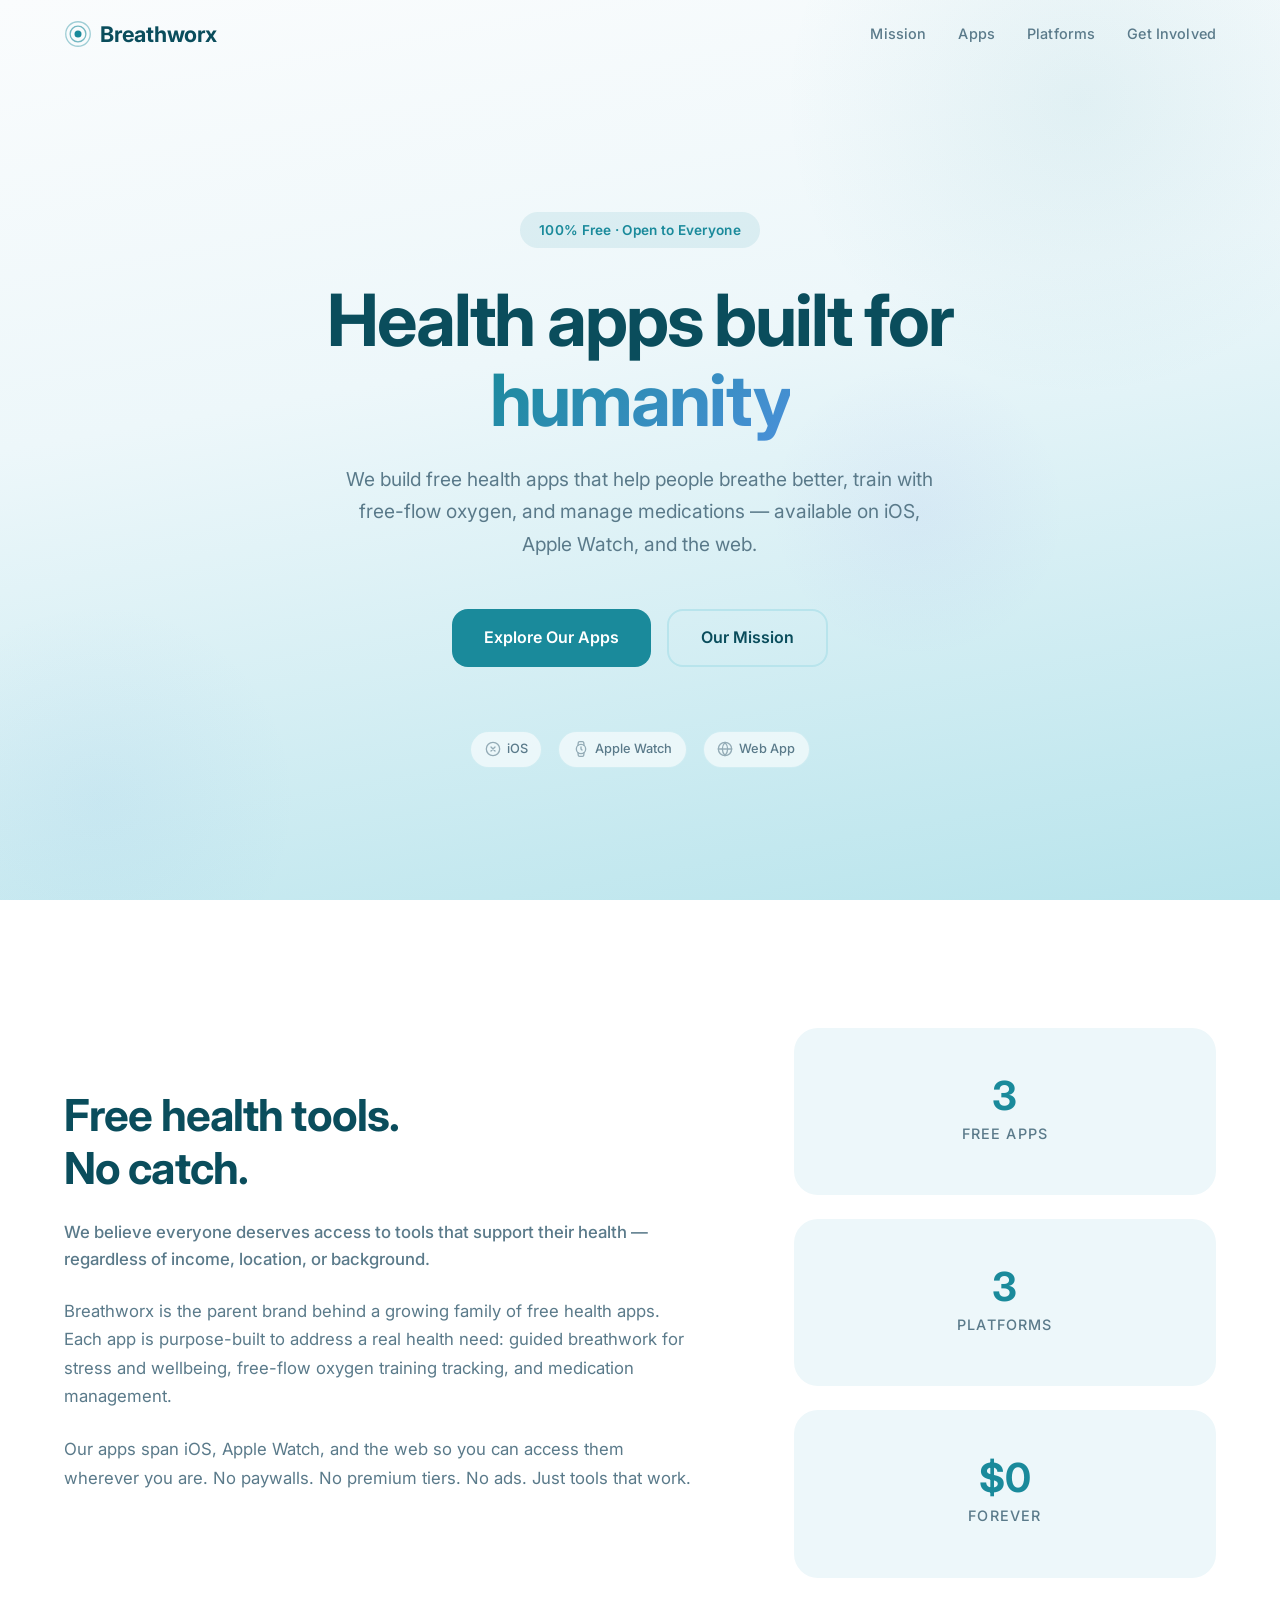
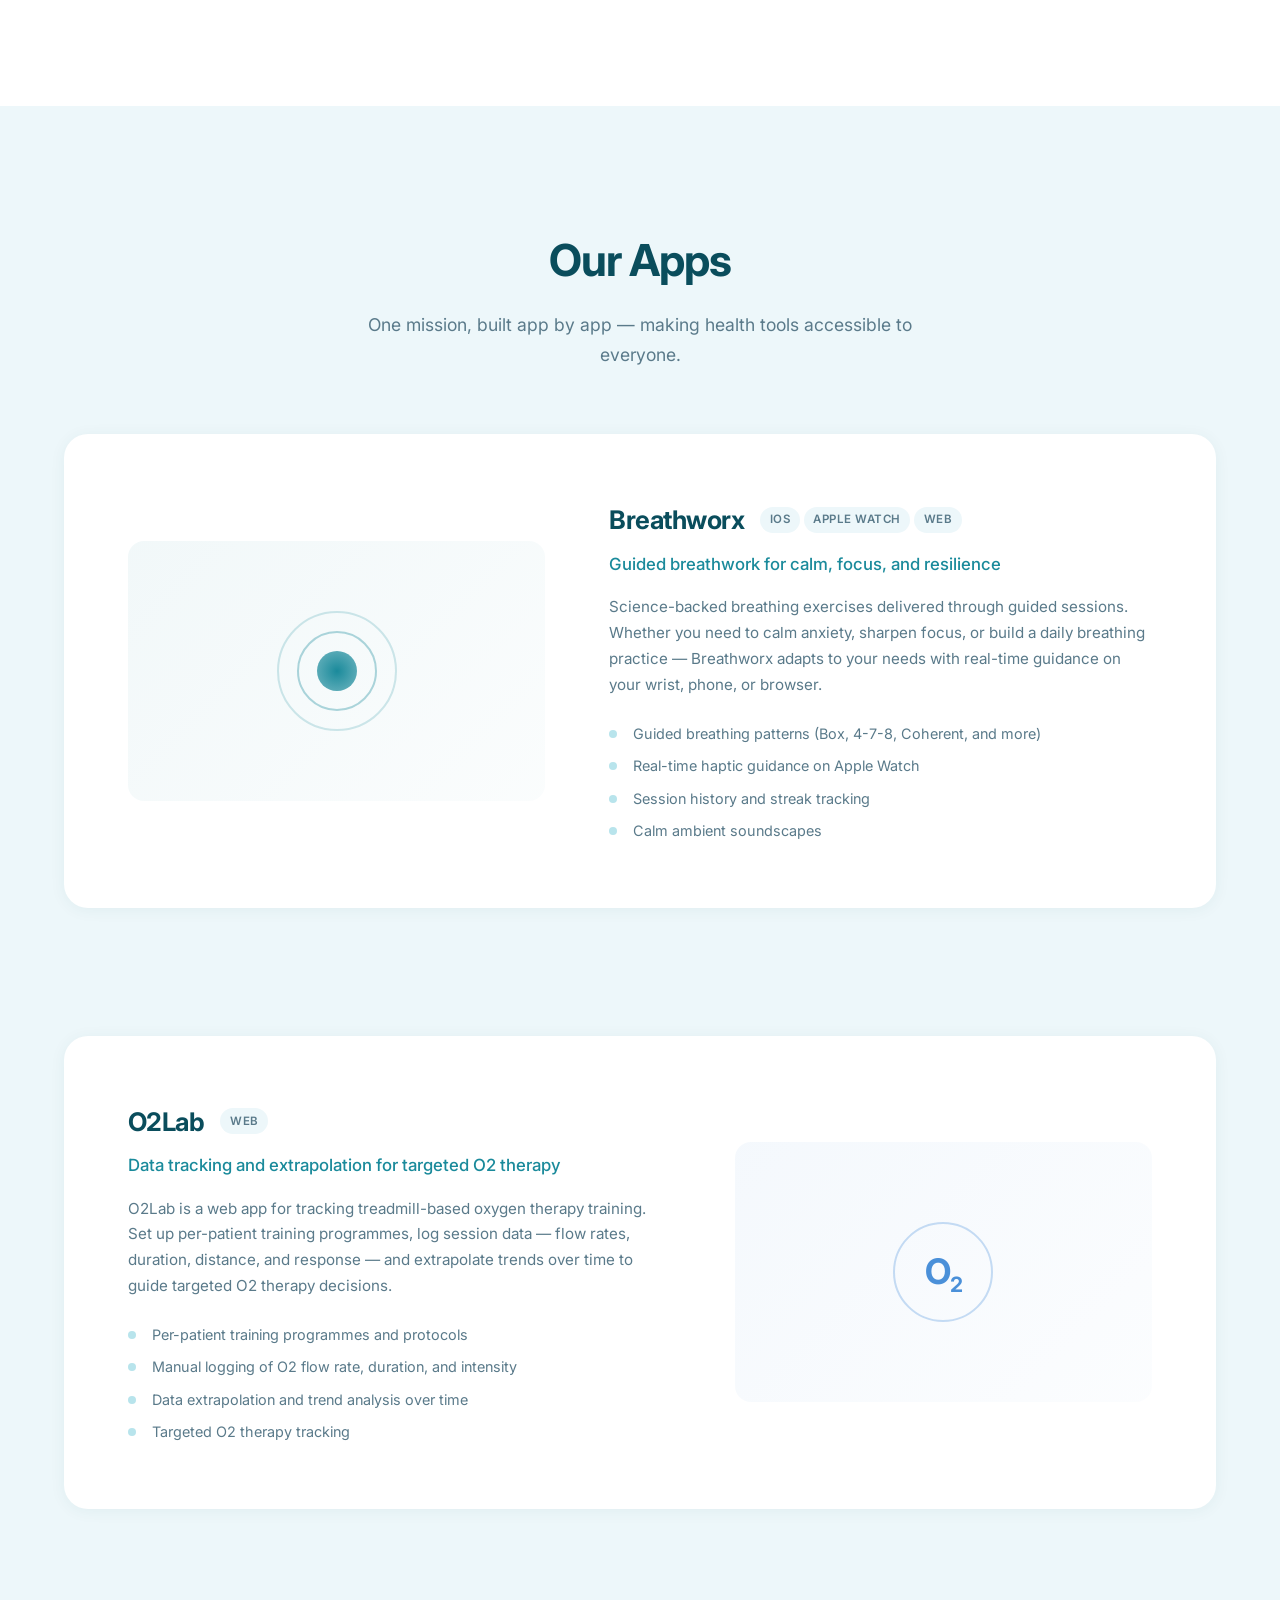
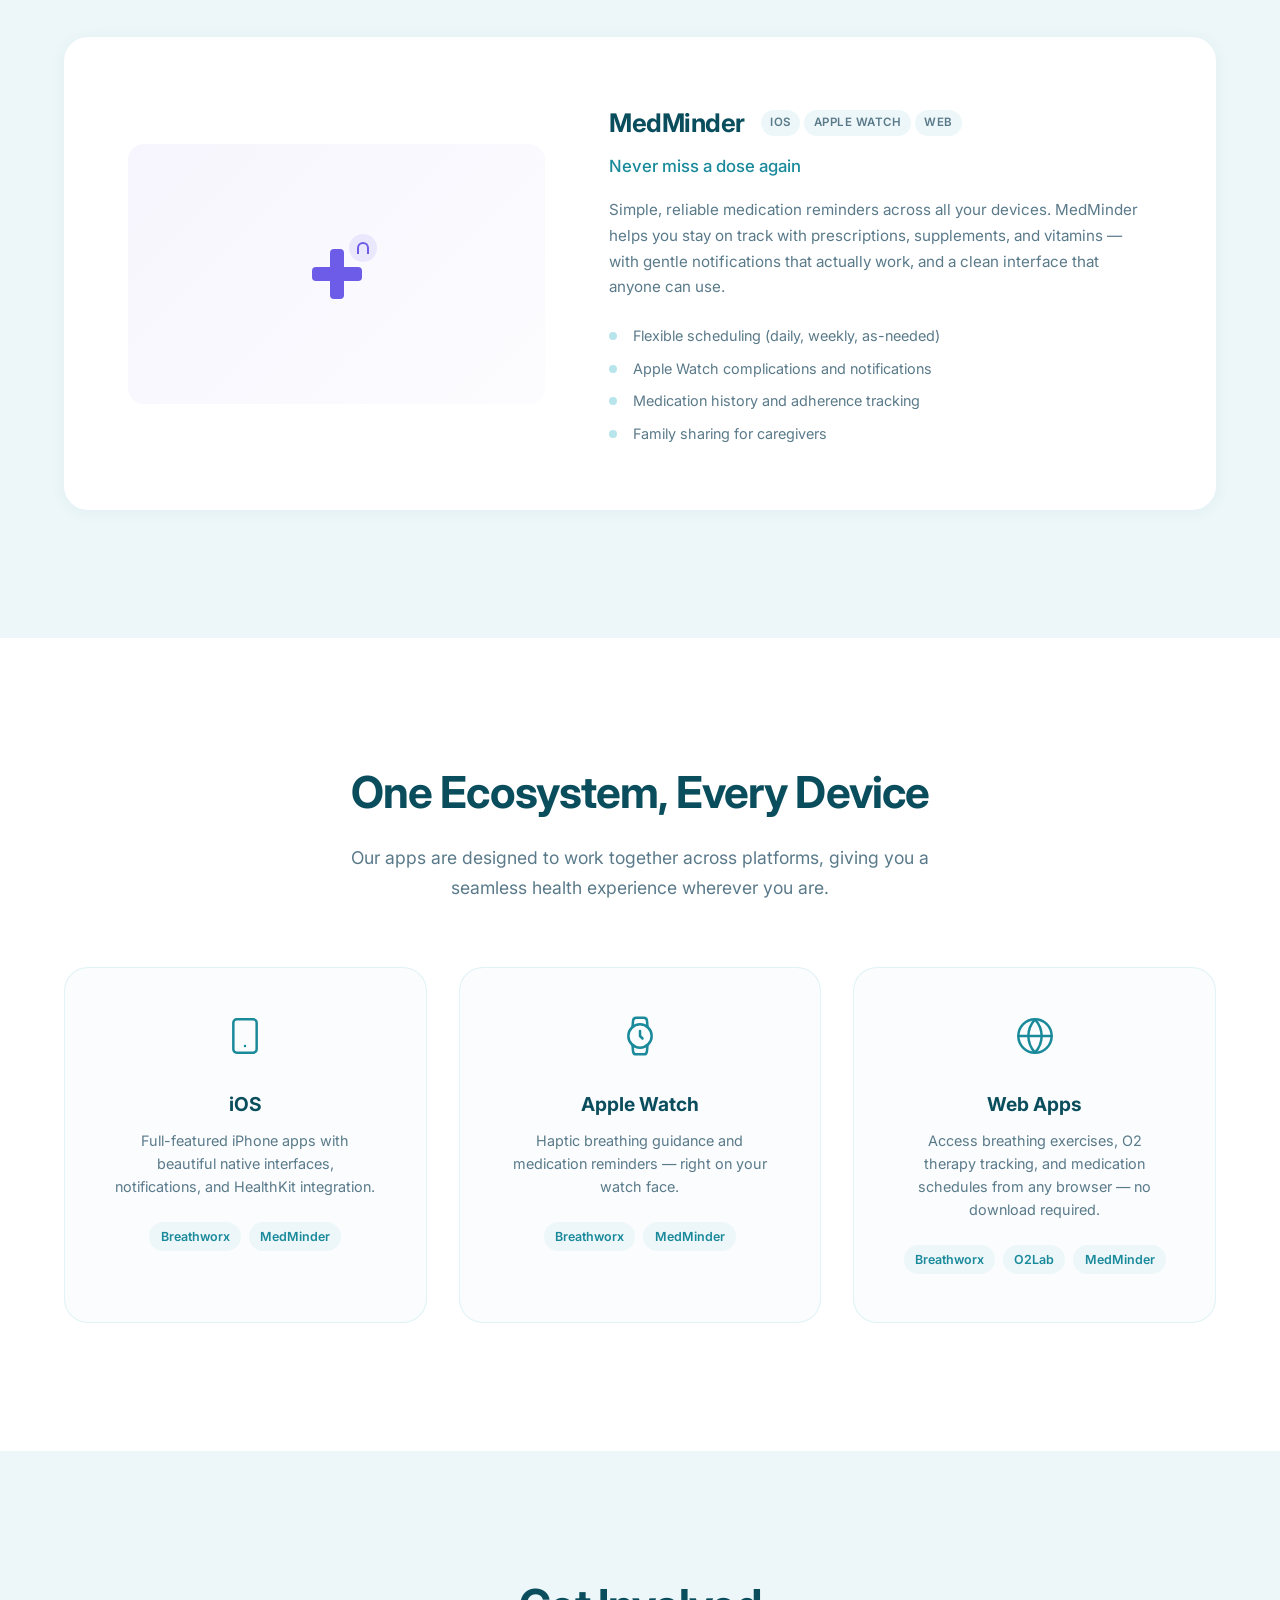
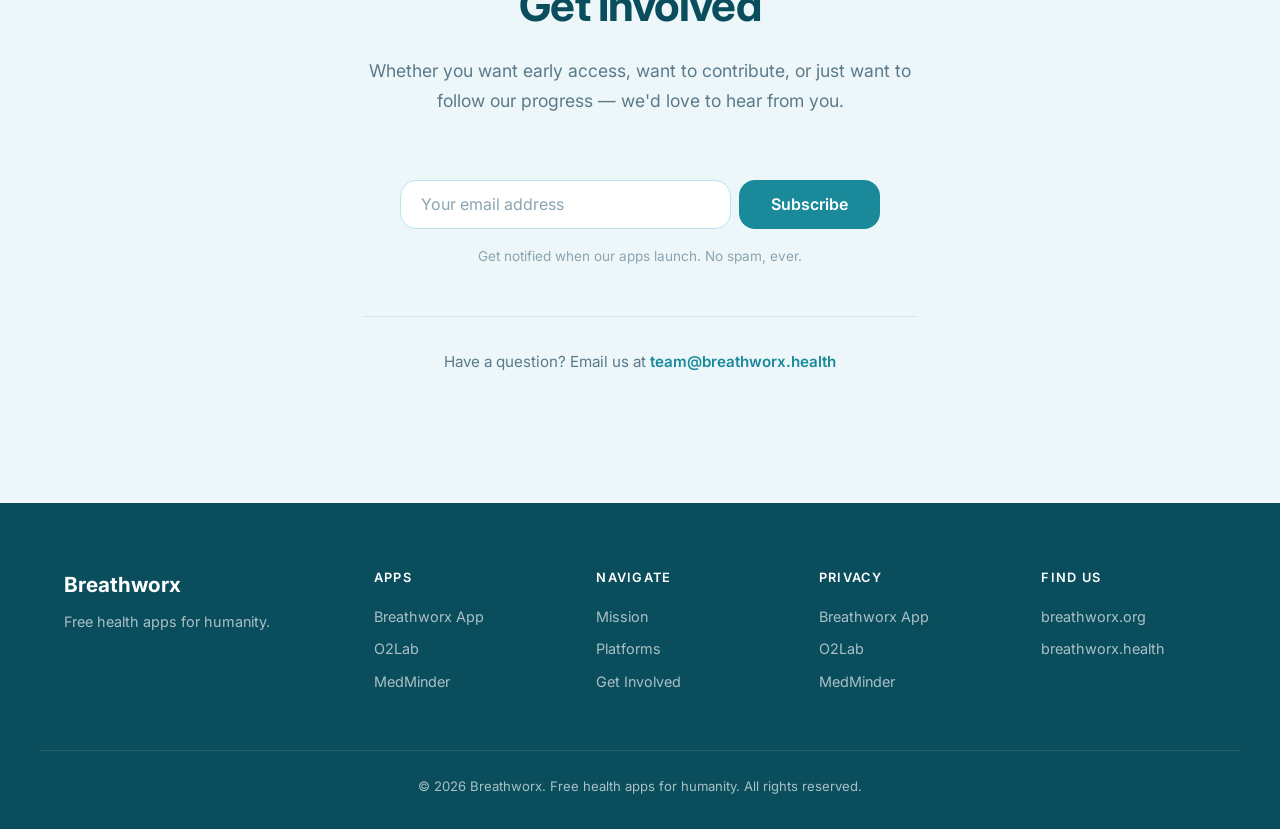
<file: index.html>
<!DOCTYPE html>
<html lang="en">
<head>
  <meta charset="UTF-8">
  <meta name="viewport" content="width=device-width, initial-scale=1.0">
  <title>Breathworx — Free Health Apps for Humanity</title>
  <meta name="description" content="Breathworx builds free health apps for everyone. Breathwork guidance, O2 training tracking, and medication reminders — across iOS, Apple Watch, and the web.">
  <meta property="og:title" content="Breathworx — Free Health Apps for Humanity">
  <meta property="og:description" content="Breathworx builds free health apps for everyone. Breathwork guidance, O2 training tracking, and medication reminders — across iOS, Apple Watch, and the web.">
  <meta property="og:type" content="website">
  <meta property="og:url" content="https://breathworx.org">
  <link rel="icon" type="image/svg+xml" href="favicon.svg">
  <link rel="preconnect" href="https://fonts.googleapis.com">
  <link rel="preconnect" href="https://fonts.gstatic.com" crossorigin>
  <link href="https://fonts.googleapis.com/css2?family=Inter:wght@300;400;500;600;700&display=swap" rel="stylesheet">
  <link rel="stylesheet" href="css/styles.css">
</head>
<body>

  <!-- Header -->
  <header class="header" id="header">
    <div class="container header-inner">
      <a href="#" class="logo">
        <span class="logo-icon">
          <svg width="28" height="28" viewBox="0 0 32 32" fill="none">
            <circle cx="16" cy="16" r="14" stroke="currentColor" stroke-width="1.5" opacity="0.4"/>
            <circle cx="16" cy="16" r="9" stroke="currentColor" stroke-width="1.5" opacity="0.6"/>
            <circle cx="16" cy="16" r="4" fill="currentColor"/>
          </svg>
        </span>
        Breathworx
      </a>
      <button class="nav-toggle" aria-label="Toggle navigation" aria-expanded="false">
        <span class="nav-toggle-bar"></span>
        <span class="nav-toggle-bar"></span>
        <span class="nav-toggle-bar"></span>
      </button>
      <nav class="nav" id="nav">
        <a href="#mission" class="nav-link">Mission</a>
        <a href="#apps" class="nav-link">Apps</a>
        <a href="#platforms" class="nav-link">Platforms</a>
        <a href="#contact" class="nav-link">Get Involved</a>
      </nav>
    </div>
  </header>

  <main>

    <!-- Hero -->
    <section class="hero" id="hero">
      <div class="hero-bg">
        <div class="hero-circle hero-circle-1"></div>
        <div class="hero-circle hero-circle-2"></div>
        <div class="hero-circle hero-circle-3"></div>
      </div>
      <div class="hero-content">
        <span class="hero-badge">100% Free &middot; Open to Everyone</span>
        <h1 class="hero-title">Health apps built for<br><span class="hero-highlight">humanity</span></h1>
        <p class="hero-tagline">We build free health apps that help people breathe better, train with free-flow oxygen, and manage medications — available on iOS, Apple Watch, and the web.</p>
        <div class="hero-actions">
          <a href="#apps" class="btn btn-primary">Explore Our Apps</a>
          <a href="#mission" class="btn btn-outline">Our Mission</a>
        </div>
        <div class="hero-platforms">
          <span class="platform-tag">
            <svg width="16" height="16" viewBox="0 0 24 24" fill="none" stroke="currentColor" stroke-width="2" stroke-linecap="round" stroke-linejoin="round"><path d="M12 2a10 10 0 0 1 10 10 10 10 0 0 1-10 10A10 10 0 0 1 2 12 10 10 0 0 1 12 2z"/><path d="M15 9l-6 6M9 9l6 6"/></svg>
            iOS
          </span>
          <span class="platform-tag">
            <svg width="16" height="16" viewBox="0 0 24 24" fill="none" stroke="currentColor" stroke-width="2" stroke-linecap="round" stroke-linejoin="round"><circle cx="12" cy="12" r="7"/><polyline points="12 9 12 12 13.5 13.5"/><path d="M16.51 17.35l-.35 3.83a2 2 0 0 1-2 1.82H9.83a2 2 0 0 1-2-1.82l-.35-3.83m.01-10.7l.35-3.83A2 2 0 0 1 9.83 1h4.35a2 2 0 0 1 2 1.82l.35 3.83"/></svg>
            Apple Watch
          </span>
          <span class="platform-tag">
            <svg width="16" height="16" viewBox="0 0 24 24" fill="none" stroke="currentColor" stroke-width="2" stroke-linecap="round" stroke-linejoin="round"><circle cx="12" cy="12" r="10"/><line x1="2" y1="12" x2="22" y2="12"/><path d="M12 2a15.3 15.3 0 0 1 4 10 15.3 15.3 0 0 1-4 10 15.3 15.3 0 0 1-4-10 15.3 15.3 0 0 1 4-10z"/></svg>
            Web App
          </span>
        </div>
      </div>
    </section>

    <!-- Mission -->
    <section class="section mission" id="mission">
      <div class="container">
        <div class="mission-grid">
          <div class="mission-text" data-animate>
            <h2 class="section-title">Free health tools.<br>No catch.</h2>
            <p class="mission-lead">
              We believe everyone deserves access to tools that support their health — regardless of income, location, or background.
            </p>
            <p>
              Breathworx is the parent brand behind a growing family of free health apps. Each app is purpose-built to address a real health need: guided breathwork for stress and wellbeing, free-flow oxygen training tracking, and medication management.
            </p>
            <p>
              Our apps span iOS, Apple Watch, and the web so you can access them wherever you are. No paywalls. No premium tiers. No ads. Just tools that work.
            </p>
          </div>
          <div class="mission-stats" data-animate>
            <div class="stat-card">
              <span class="stat-number">3</span>
              <span class="stat-label">Free Apps</span>
            </div>
            <div class="stat-card">
              <span class="stat-number">3</span>
              <span class="stat-label">Platforms</span>
            </div>
            <div class="stat-card">
              <span class="stat-number">$0</span>
              <span class="stat-label">Forever</span>
            </div>
          </div>
        </div>
      </div>
    </section>

    <!-- Apps -->
    <section class="section apps" id="apps">
      <div class="container">
        <h2 class="section-title section-title-center" data-animate>Our Apps</h2>
        <p class="section-subtitle" data-animate>One mission, built app by app — making health tools accessible to everyone.</p>

        <!-- Breathworx App -->
        <div class="app-showcase" data-animate>
          <div class="app-visual app-visual-breathworx">
            <div class="app-icon-display">
              <div class="app-icon-breath">
                <div class="breath-ring breath-ring-outer"></div>
                <div class="breath-ring breath-ring-mid"></div>
                <div class="breath-ring breath-ring-inner"></div>
              </div>
            </div>
          </div>
          <div class="app-info">
            <div class="app-header">
              <h3 class="app-name">Breathworx</h3>
              <div class="app-platforms">
                <span class="platform-pill">iOS</span>
                <span class="platform-pill">Apple Watch</span>
                <span class="platform-pill">Web</span>
              </div>
            </div>
            <p class="app-tagline">Guided breathwork for calm, focus, and resilience</p>
            <p class="app-description">
              Science-backed breathing exercises delivered through guided sessions. Whether you need to calm anxiety, sharpen focus, or build a daily breathing practice — Breathworx adapts to your needs with real-time guidance on your wrist, phone, or browser.
            </p>
            <ul class="app-features">
              <li>Guided breathing patterns (Box, 4-7-8, Coherent, and more)</li>
              <li>Real-time haptic guidance on Apple Watch</li>
              <li>Session history and streak tracking</li>
              <li>Calm ambient soundscapes</li>
            </ul>
          </div>
        </div>

        <!-- O2Lab -->
        <div class="app-showcase app-showcase-reverse" data-animate>
          <div class="app-visual app-visual-o2lab">
            <div class="app-icon-display">
              <div class="app-icon-o2">
                <span class="o2-text">O<sub>2</sub></span>
                <div class="o2-pulse"></div>
              </div>
            </div>
          </div>
          <div class="app-info">
            <div class="app-header">
              <h3 class="app-name">O2Lab</h3>
              <div class="app-platforms">
                <span class="platform-pill">Web</span>
              </div>
            </div>
            <p class="app-tagline">Data tracking and extrapolation for targeted O2 therapy</p>
            <p class="app-description">
              O2Lab is a web app for tracking treadmill-based oxygen therapy training. Set up per-patient training programmes, log session data — flow rates, duration, distance, and response — and extrapolate trends over time to guide targeted O2 therapy decisions.
            </p>
            <ul class="app-features">
              <li>Per-patient training programmes and protocols</li>
              <li>Manual logging of O2 flow rate, duration, and intensity</li>
              <li>Data extrapolation and trend analysis over time</li>
              <li>Targeted O2 therapy tracking</li>
            </ul>
          </div>
        </div>

        <!-- MedMinder -->
        <div class="app-showcase" data-animate>
          <div class="app-visual app-visual-medminder">
            <div class="app-icon-display">
              <div class="app-icon-med">
                <div class="med-cross"></div>
                <div class="med-bell"></div>
              </div>
            </div>
          </div>
          <div class="app-info">
            <div class="app-header">
              <h3 class="app-name">MedMinder</h3>
              <div class="app-platforms">
                <span class="platform-pill">iOS</span>
                <span class="platform-pill">Apple Watch</span>
                <span class="platform-pill">Web</span>
              </div>
            </div>
            <p class="app-tagline">Never miss a dose again</p>
            <p class="app-description">
              Simple, reliable medication reminders across all your devices. MedMinder helps you stay on track with prescriptions, supplements, and vitamins — with gentle notifications that actually work, and a clean interface that anyone can use.
            </p>
            <ul class="app-features">
              <li>Flexible scheduling (daily, weekly, as-needed)</li>
              <li>Apple Watch complications and notifications</li>
              <li>Medication history and adherence tracking</li>
              <li>Family sharing for caregivers</li>
            </ul>
          </div>
        </div>

      </div>
    </section>

    <!-- Platforms -->
    <section class="section platforms" id="platforms">
      <div class="container">
        <h2 class="section-title section-title-center" data-animate>One Ecosystem, Every Device</h2>
        <p class="section-subtitle" data-animate>Our apps are designed to work together across platforms, giving you a seamless health experience wherever you are.</p>
        <div class="platform-grid">
          <div class="platform-card" data-animate>
            <div class="platform-card-icon">
              <svg width="40" height="40" viewBox="0 0 24 24" fill="none" stroke="currentColor" stroke-width="1.5" stroke-linecap="round" stroke-linejoin="round">
                <rect x="5" y="2" width="14" height="20" rx="2" ry="2"/>
                <line x1="12" y1="18" x2="12.01" y2="18"/>
              </svg>
            </div>
            <h3 class="platform-card-title">iOS</h3>
            <p class="platform-card-text">Full-featured iPhone apps with beautiful native interfaces, notifications, and HealthKit integration.</p>
            <div class="platform-card-apps">
              <span>Breathworx</span>
              <span>MedMinder</span>
            </div>
          </div>
          <div class="platform-card" data-animate>
            <div class="platform-card-icon">
              <svg width="40" height="40" viewBox="0 0 24 24" fill="none" stroke="currentColor" stroke-width="1.5" stroke-linecap="round" stroke-linejoin="round">
                <circle cx="12" cy="12" r="7"/>
                <polyline points="12 9 12 12 13.5 13.5"/>
                <path d="M16.51 17.35l-.35 3.83a2 2 0 0 1-2 1.82H9.83a2 2 0 0 1-2-1.82l-.35-3.83m.01-10.7l.35-3.83A2 2 0 0 1 9.83 1h4.35a2 2 0 0 1 2 1.82l.35 3.83"/>
              </svg>
            </div>
            <h3 class="platform-card-title">Apple Watch</h3>
            <p class="platform-card-text">Haptic breathing guidance and medication reminders — right on your watch face.</p>
            <div class="platform-card-apps">
              <span>Breathworx</span>
              <span>MedMinder</span>
            </div>
          </div>
          <div class="platform-card" data-animate>
            <div class="platform-card-icon">
              <svg width="40" height="40" viewBox="0 0 24 24" fill="none" stroke="currentColor" stroke-width="1.5" stroke-linecap="round" stroke-linejoin="round">
                <circle cx="12" cy="12" r="10"/>
                <line x1="2" y1="12" x2="22" y2="12"/>
                <path d="M12 2a15.3 15.3 0 0 1 4 10 15.3 15.3 0 0 1-4 10 15.3 15.3 0 0 1-4-10 15.3 15.3 0 0 1 4-10z"/>
              </svg>
            </div>
            <h3 class="platform-card-title">Web Apps</h3>
            <p class="platform-card-text">Access breathing exercises, O2 therapy tracking, and medication schedules from any browser — no download required.</p>
            <div class="platform-card-apps">
              <span>Breathworx</span>
              <span>O2Lab</span>
              <span>MedMinder</span>
            </div>
          </div>
        </div>
      </div>
    </section>

    <!-- Contact / Get Involved -->
    <section class="section contact" id="contact">
      <div class="container contact-inner">
        <h2 class="section-title section-title-center" data-animate>Get Involved</h2>
        <p class="section-subtitle" data-animate>Whether you want early access, want to contribute, or just want to follow our progress — we'd love to hear from you.</p>
        <form class="contact-form" data-animate action="https://formspree.io/f/mpqoypab" method="POST">
          <div class="form-group">
            <input type="email" name="email" class="form-input" placeholder="Your email address" required aria-label="Email address">
            <button type="submit" class="btn btn-primary">Subscribe</button>
          </div>
          <p class="form-note">Get notified when our apps launch. No spam, ever.</p>
        </form>
        <p class="contact-email" data-animate>Have a question? Email us at <a href="mailto:team@breathworx.health">team@breathworx.health</a></p>
      </div>
    </section>

  </main>

  <!-- Footer -->
  <footer class="footer">
    <div class="container footer-grid">
      <div class="footer-brand">
        <span class="footer-logo">Breathworx</span>
        <p class="footer-tagline">Free health apps for humanity.</p>
      </div>
      <div class="footer-links">
        <h4 class="footer-heading">Apps</h4>
        <a href="#apps">Breathworx App</a>
        <a href="#apps">O2Lab</a>
        <a href="#apps">MedMinder</a>
      </div>
      <div class="footer-links">
        <h4 class="footer-heading">Navigate</h4>
        <a href="#mission">Mission</a>
        <a href="#platforms">Platforms</a>
        <a href="#contact">Get Involved</a>
      </div>
      <div class="footer-links">
        <h4 class="footer-heading">Privacy</h4>
        <a href="privacy/breathworx.html">Breathworx App</a>
        <a href="privacy/o2lab.html">O2Lab</a>
        <a href="privacy/medminder.html">MedMinder</a>
      </div>
      <div class="footer-domains">
        <h4 class="footer-heading">Find Us</h4>
        <a href="https://breathworx.org" target="_blank" rel="noopener">breathworx.org</a>
        <a href="https://breathworx.health" target="_blank" rel="noopener">breathworx.health</a>
      </div>
    </div>
    <div class="container footer-bottom">
      <p>&copy; 2026 Breathworx. Free health apps for humanity. All rights reserved.</p>
    </div>
  </footer>

  <script src="js/main.js" defer></script>
</body>
</html>
</file>
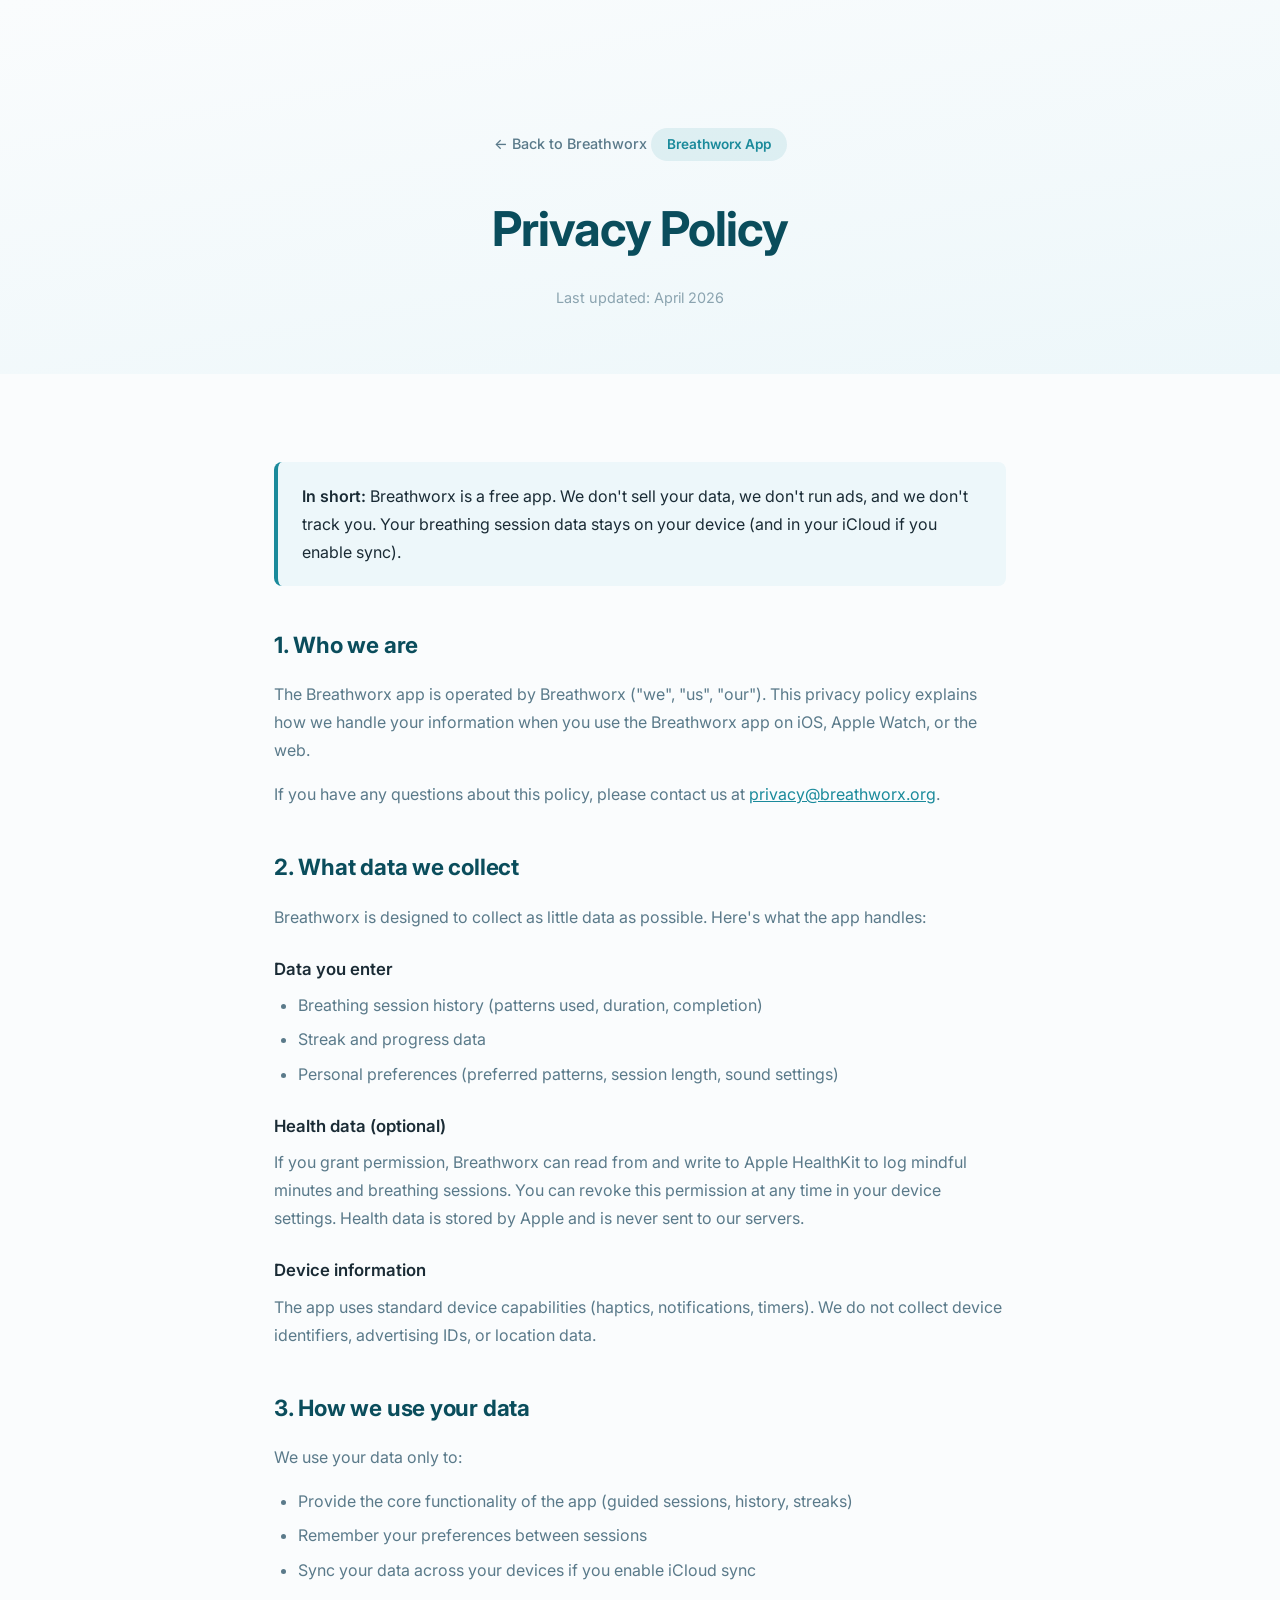
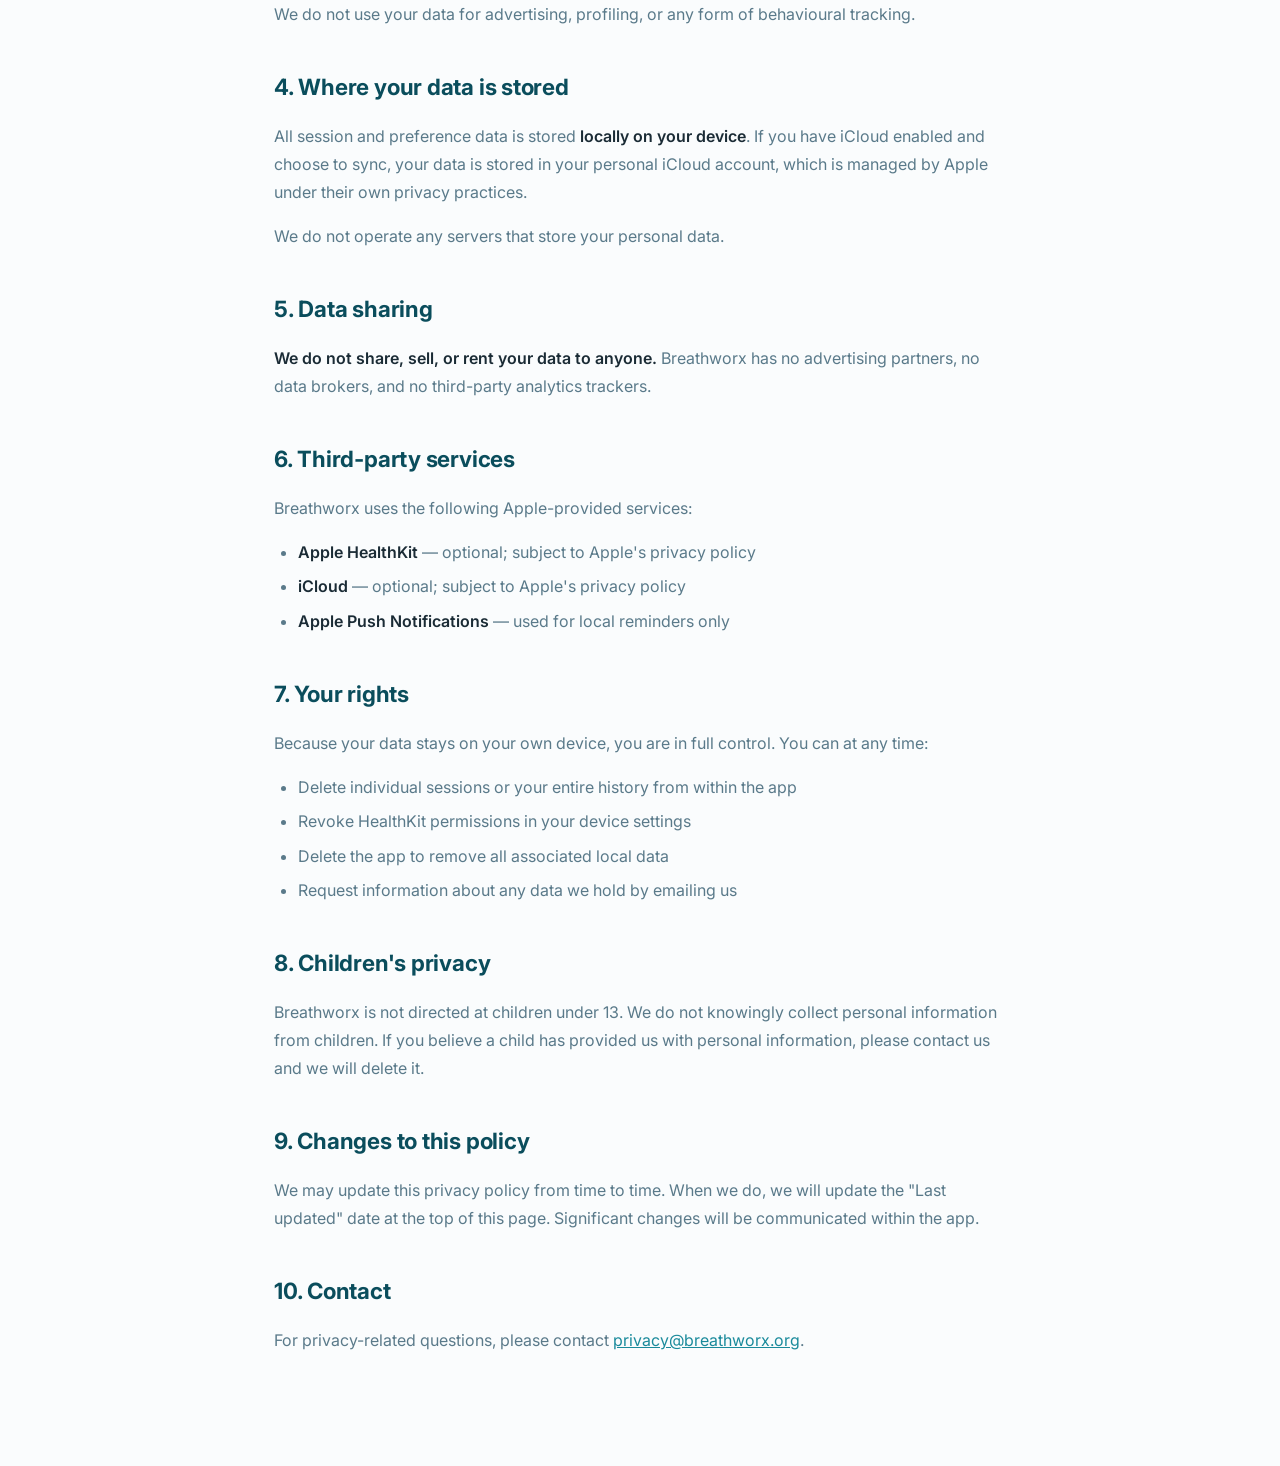
<file: privacy/breathworx.html>
<!DOCTYPE html>
<html lang="en">
<head>
  <meta charset="UTF-8">
  <meta name="viewport" content="width=device-width, initial-scale=1.0">
  <title>Privacy Policy — Breathworx App</title>
  <meta name="description" content="Privacy policy for the Breathworx breathwork app.">
  <link rel="icon" type="image/svg+xml" href="../favicon.svg">
  <link rel="preconnect" href="https://fonts.googleapis.com">
  <link rel="preconnect" href="https://fonts.gstatic.com" crossorigin>
  <link href="https://fonts.googleapis.com/css2?family=Inter:wght@300;400;500;600;700&display=swap" rel="stylesheet">
  <link rel="stylesheet" href="privacy.css">
</head>
<body class="privacy-page">

  <div class="privacy-header">
    <div class="container">
      <a href="../" class="privacy-back">&larr; Back to Breathworx</a>
      <span class="privacy-app">Breathworx App</span>
      <h1 class="privacy-title">Privacy Policy</h1>
      <p class="privacy-updated">Last updated: April 2026</p>
    </div>
  </div>

  <main class="privacy-content">

    <div class="privacy-callout">
      <p><strong>In short:</strong> Breathworx is a free app. We don't sell your data, we don't run ads, and we don't track you. Your breathing session data stays on your device (and in your iCloud if you enable sync).</p>
    </div>

    <h2>1. Who we are</h2>
    <p>The Breathworx app is operated by Breathworx ("we", "us", "our"). This privacy policy explains how we handle your information when you use the Breathworx app on iOS, Apple Watch, or the web.</p>
    <p>If you have any questions about this policy, please contact us at <a href="mailto:privacy@breathworx.org">privacy@breathworx.org</a>.</p>

    <h2>2. What data we collect</h2>
    <p>Breathworx is designed to collect as little data as possible. Here's what the app handles:</p>

    <h3>Data you enter</h3>
    <ul>
      <li>Breathing session history (patterns used, duration, completion)</li>
      <li>Streak and progress data</li>
      <li>Personal preferences (preferred patterns, session length, sound settings)</li>
    </ul>

    <h3>Health data (optional)</h3>
    <p>If you grant permission, Breathworx can read from and write to Apple HealthKit to log mindful minutes and breathing sessions. You can revoke this permission at any time in your device settings. Health data is stored by Apple and is never sent to our servers.</p>

    <h3>Device information</h3>
    <p>The app uses standard device capabilities (haptics, notifications, timers). We do not collect device identifiers, advertising IDs, or location data.</p>

    <h2>3. How we use your data</h2>
    <p>We use your data only to:</p>
    <ul>
      <li>Provide the core functionality of the app (guided sessions, history, streaks)</li>
      <li>Remember your preferences between sessions</li>
      <li>Sync your data across your devices if you enable iCloud sync</li>
    </ul>
    <p>We do not use your data for advertising, profiling, or any form of behavioural tracking.</p>

    <h2>4. Where your data is stored</h2>
    <p>All session and preference data is stored <strong>locally on your device</strong>. If you have iCloud enabled and choose to sync, your data is stored in your personal iCloud account, which is managed by Apple under their own privacy practices.</p>
    <p>We do not operate any servers that store your personal data.</p>

    <h2>5. Data sharing</h2>
    <p><strong>We do not share, sell, or rent your data to anyone.</strong> Breathworx has no advertising partners, no data brokers, and no third-party analytics trackers.</p>

    <h2>6. Third-party services</h2>
    <p>Breathworx uses the following Apple-provided services:</p>
    <ul>
      <li><strong>Apple HealthKit</strong> — optional; subject to Apple's privacy policy</li>
      <li><strong>iCloud</strong> — optional; subject to Apple's privacy policy</li>
      <li><strong>Apple Push Notifications</strong> — used for local reminders only</li>
    </ul>

    <h2>7. Your rights</h2>
    <p>Because your data stays on your own device, you are in full control. You can at any time:</p>
    <ul>
      <li>Delete individual sessions or your entire history from within the app</li>
      <li>Revoke HealthKit permissions in your device settings</li>
      <li>Delete the app to remove all associated local data</li>
      <li>Request information about any data we hold by emailing us</li>
    </ul>

    <h2>8. Children's privacy</h2>
    <p>Breathworx is not directed at children under 13. We do not knowingly collect personal information from children. If you believe a child has provided us with personal information, please contact us and we will delete it.</p>

    <h2>9. Changes to this policy</h2>
    <p>We may update this privacy policy from time to time. When we do, we will update the "Last updated" date at the top of this page. Significant changes will be communicated within the app.</p>

    <h2>10. Contact</h2>
    <p>For privacy-related questions, please contact <a href="mailto:privacy@breathworx.org">privacy@breathworx.org</a>.</p>

  </main>

</body>
</html>
</file>
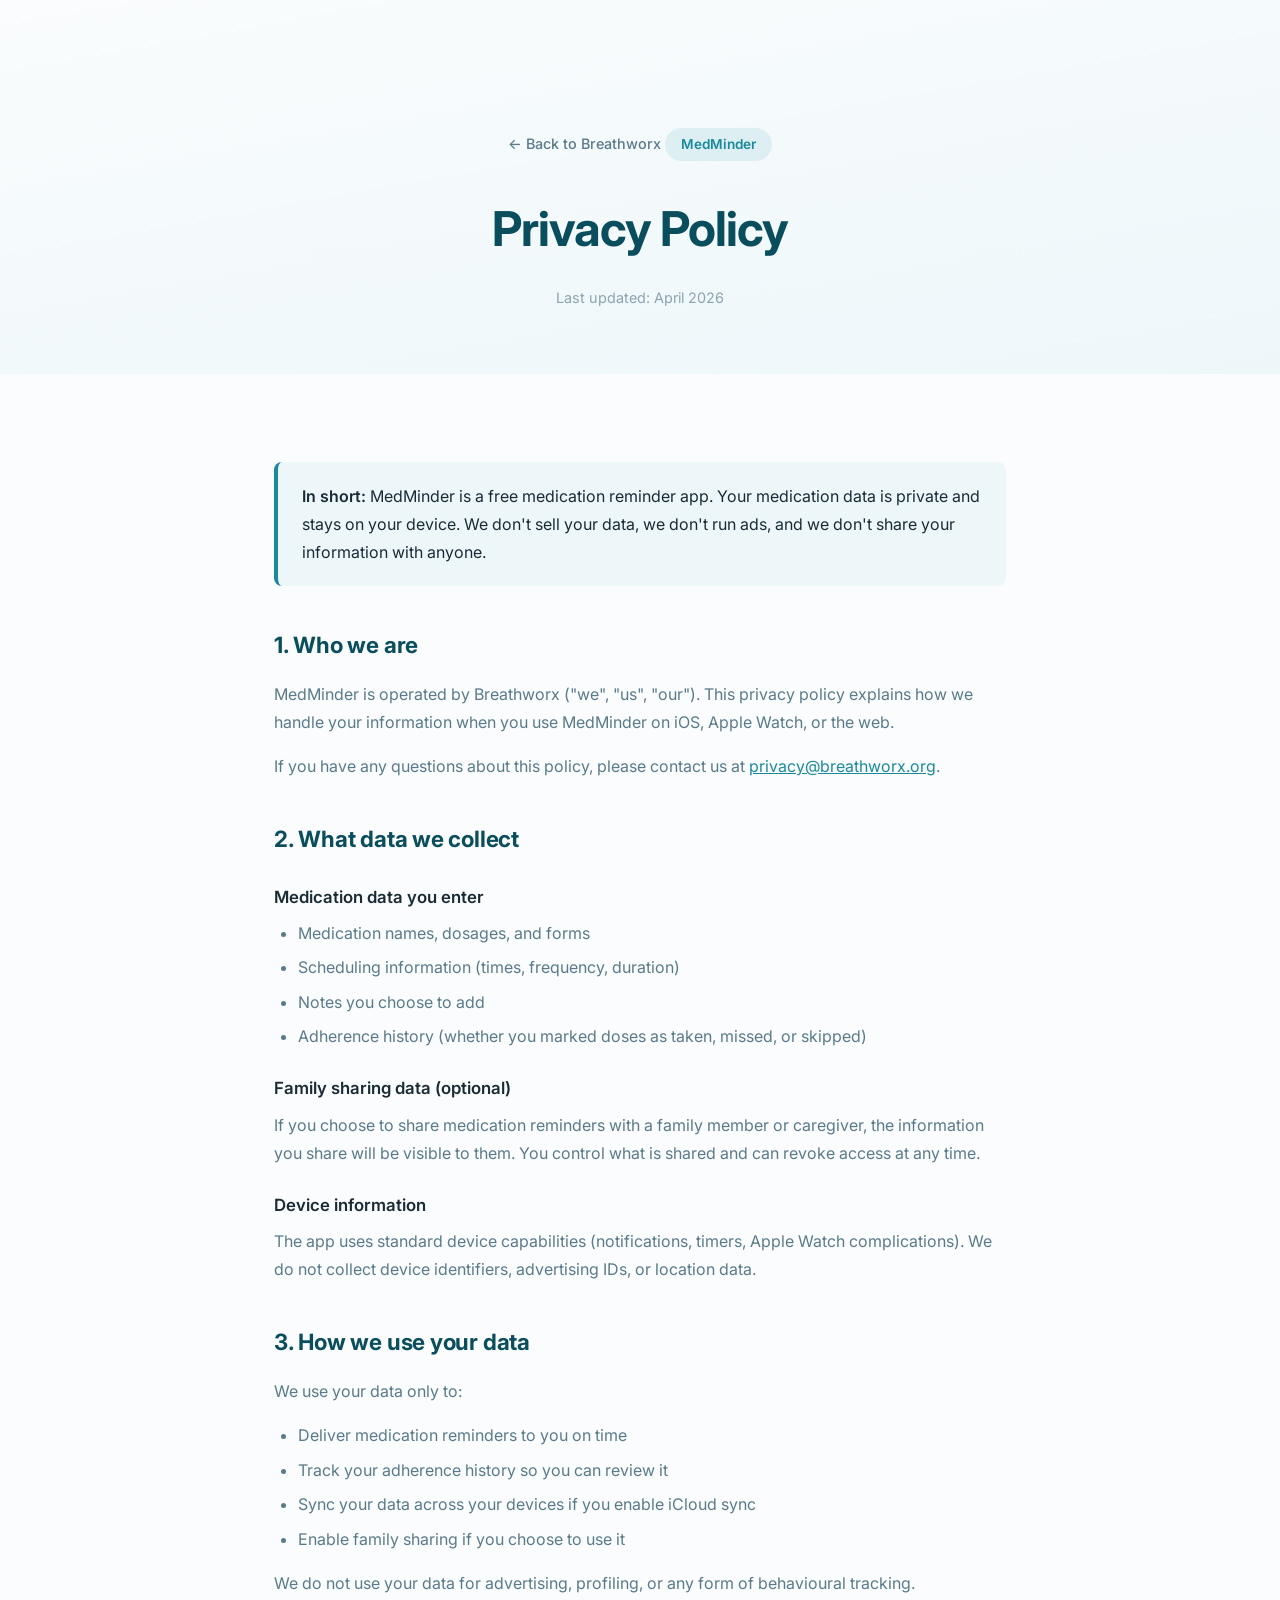
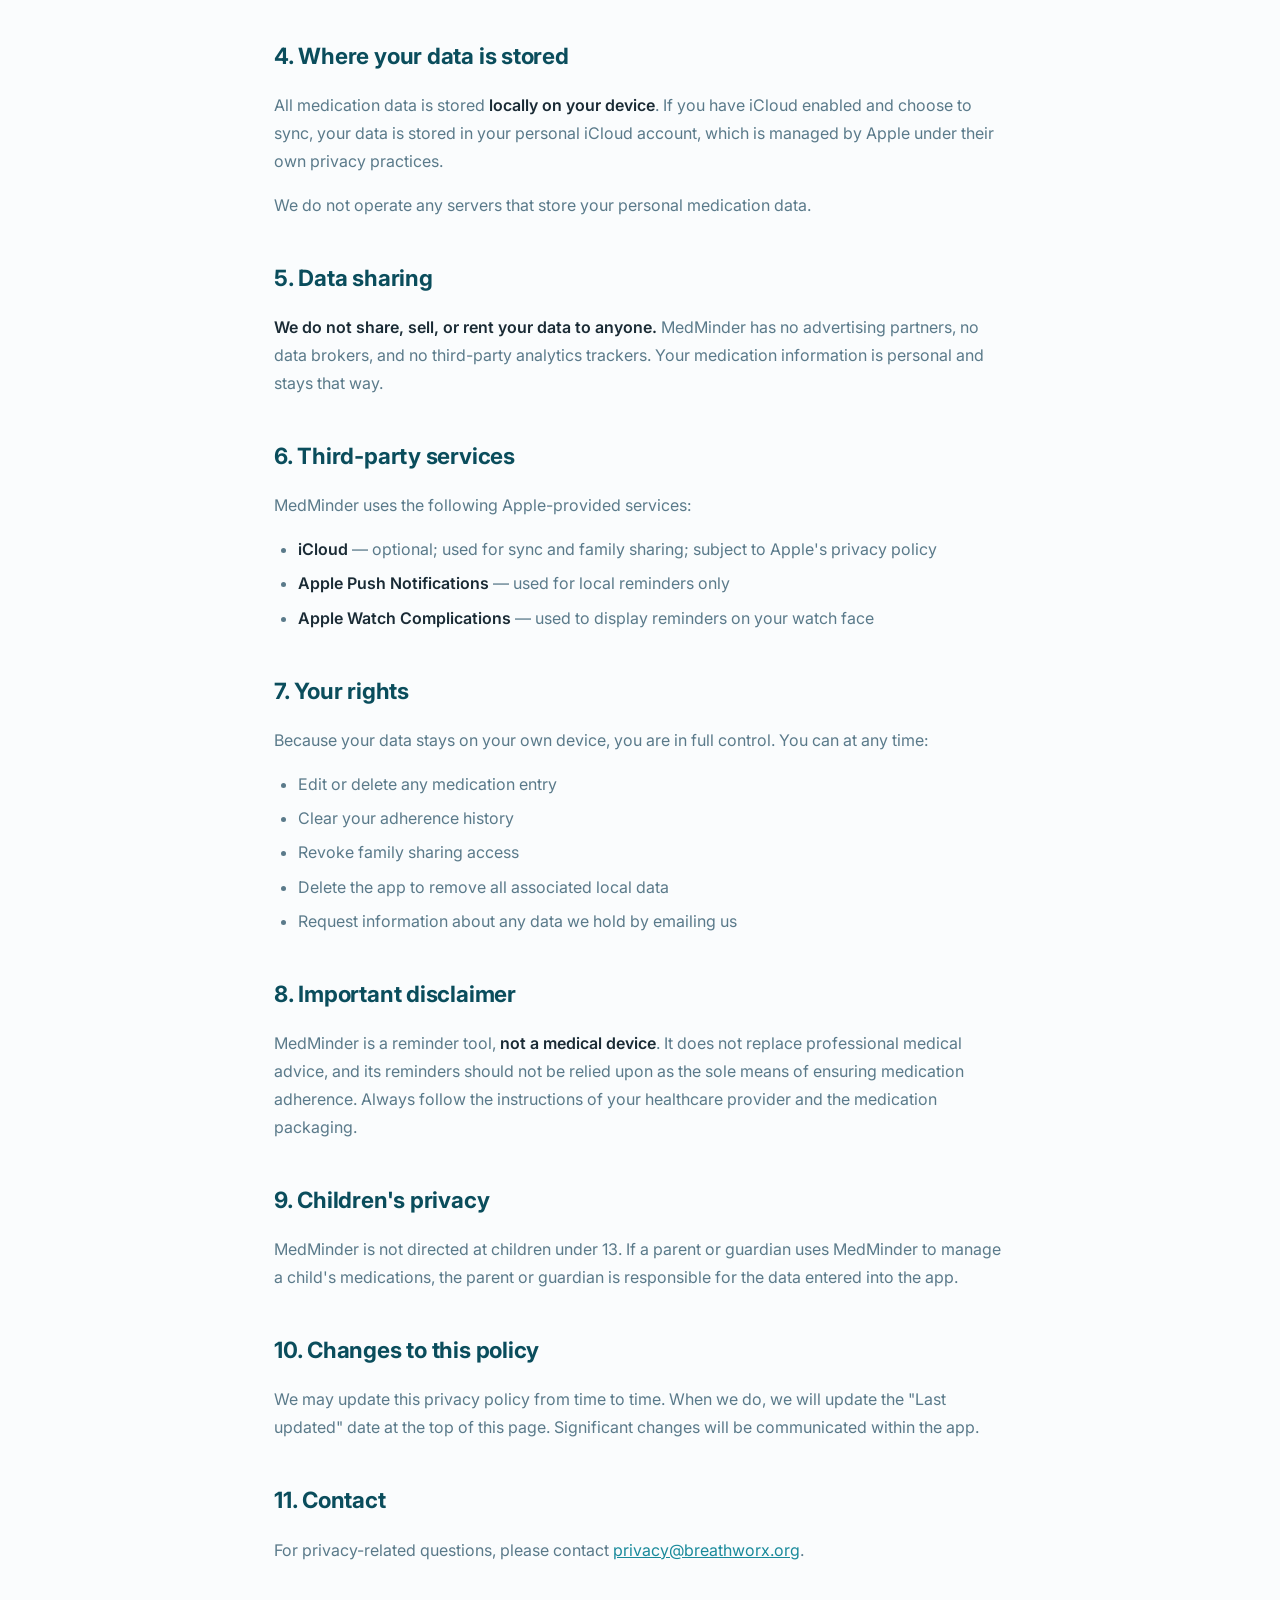
<file: privacy/medminder.html>
<!DOCTYPE html>
<html lang="en">
<head>
  <meta charset="UTF-8">
  <meta name="viewport" content="width=device-width, initial-scale=1.0">
  <title>Privacy Policy — MedMinder</title>
  <meta name="description" content="Privacy policy for the MedMinder medication reminder app.">
  <link rel="icon" type="image/svg+xml" href="../favicon.svg">
  <link rel="preconnect" href="https://fonts.googleapis.com">
  <link rel="preconnect" href="https://fonts.gstatic.com" crossorigin>
  <link href="https://fonts.googleapis.com/css2?family=Inter:wght@300;400;500;600;700&display=swap" rel="stylesheet">
  <link rel="stylesheet" href="privacy.css">
</head>
<body class="privacy-page">

  <div class="privacy-header">
    <div class="container">
      <a href="../" class="privacy-back">&larr; Back to Breathworx</a>
      <span class="privacy-app">MedMinder</span>
      <h1 class="privacy-title">Privacy Policy</h1>
      <p class="privacy-updated">Last updated: April 2026</p>
    </div>
  </div>

  <main class="privacy-content">

    <div class="privacy-callout">
      <p><strong>In short:</strong> MedMinder is a free medication reminder app. Your medication data is private and stays on your device. We don't sell your data, we don't run ads, and we don't share your information with anyone.</p>
    </div>

    <h2>1. Who we are</h2>
    <p>MedMinder is operated by Breathworx ("we", "us", "our"). This privacy policy explains how we handle your information when you use MedMinder on iOS, Apple Watch, or the web.</p>
    <p>If you have any questions about this policy, please contact us at <a href="mailto:privacy@breathworx.org">privacy@breathworx.org</a>.</p>

    <h2>2. What data we collect</h2>

    <h3>Medication data you enter</h3>
    <ul>
      <li>Medication names, dosages, and forms</li>
      <li>Scheduling information (times, frequency, duration)</li>
      <li>Notes you choose to add</li>
      <li>Adherence history (whether you marked doses as taken, missed, or skipped)</li>
    </ul>

    <h3>Family sharing data (optional)</h3>
    <p>If you choose to share medication reminders with a family member or caregiver, the information you share will be visible to them. You control what is shared and can revoke access at any time.</p>

    <h3>Device information</h3>
    <p>The app uses standard device capabilities (notifications, timers, Apple Watch complications). We do not collect device identifiers, advertising IDs, or location data.</p>

    <h2>3. How we use your data</h2>
    <p>We use your data only to:</p>
    <ul>
      <li>Deliver medication reminders to you on time</li>
      <li>Track your adherence history so you can review it</li>
      <li>Sync your data across your devices if you enable iCloud sync</li>
      <li>Enable family sharing if you choose to use it</li>
    </ul>
    <p>We do not use your data for advertising, profiling, or any form of behavioural tracking.</p>

    <h2>4. Where your data is stored</h2>
    <p>All medication data is stored <strong>locally on your device</strong>. If you have iCloud enabled and choose to sync, your data is stored in your personal iCloud account, which is managed by Apple under their own privacy practices.</p>
    <p>We do not operate any servers that store your personal medication data.</p>

    <h2>5. Data sharing</h2>
    <p><strong>We do not share, sell, or rent your data to anyone.</strong> MedMinder has no advertising partners, no data brokers, and no third-party analytics trackers. Your medication information is personal and stays that way.</p>

    <h2>6. Third-party services</h2>
    <p>MedMinder uses the following Apple-provided services:</p>
    <ul>
      <li><strong>iCloud</strong> — optional; used for sync and family sharing; subject to Apple's privacy policy</li>
      <li><strong>Apple Push Notifications</strong> — used for local reminders only</li>
      <li><strong>Apple Watch Complications</strong> — used to display reminders on your watch face</li>
    </ul>

    <h2>7. Your rights</h2>
    <p>Because your data stays on your own device, you are in full control. You can at any time:</p>
    <ul>
      <li>Edit or delete any medication entry</li>
      <li>Clear your adherence history</li>
      <li>Revoke family sharing access</li>
      <li>Delete the app to remove all associated local data</li>
      <li>Request information about any data we hold by emailing us</li>
    </ul>

    <h2>8. Important disclaimer</h2>
    <p>MedMinder is a reminder tool, <strong>not a medical device</strong>. It does not replace professional medical advice, and its reminders should not be relied upon as the sole means of ensuring medication adherence. Always follow the instructions of your healthcare provider and the medication packaging.</p>

    <h2>9. Children's privacy</h2>
    <p>MedMinder is not directed at children under 13. If a parent or guardian uses MedMinder to manage a child's medications, the parent or guardian is responsible for the data entered into the app.</p>

    <h2>10. Changes to this policy</h2>
    <p>We may update this privacy policy from time to time. When we do, we will update the "Last updated" date at the top of this page. Significant changes will be communicated within the app.</p>

    <h2>11. Contact</h2>
    <p>For privacy-related questions, please contact <a href="mailto:privacy@breathworx.org">privacy@breathworx.org</a>.</p>

  </main>

</body>
</html>
</file>
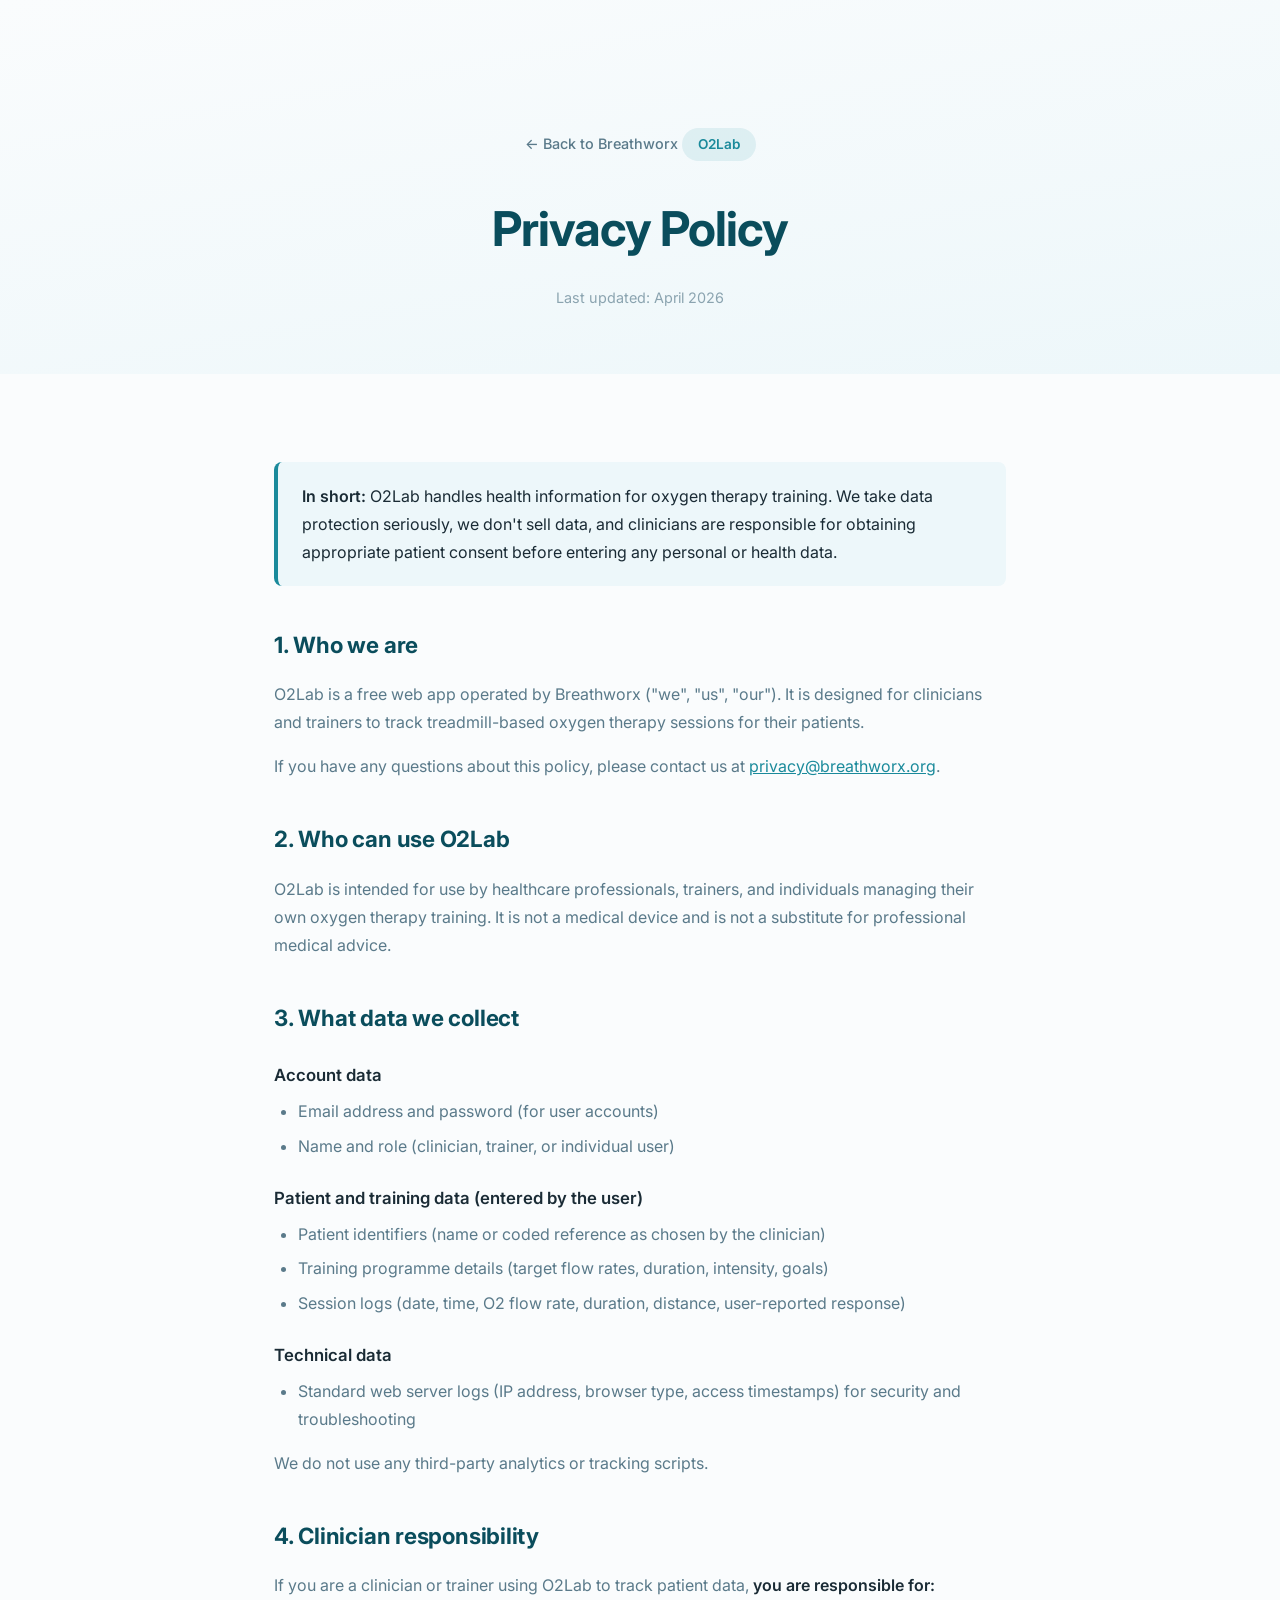
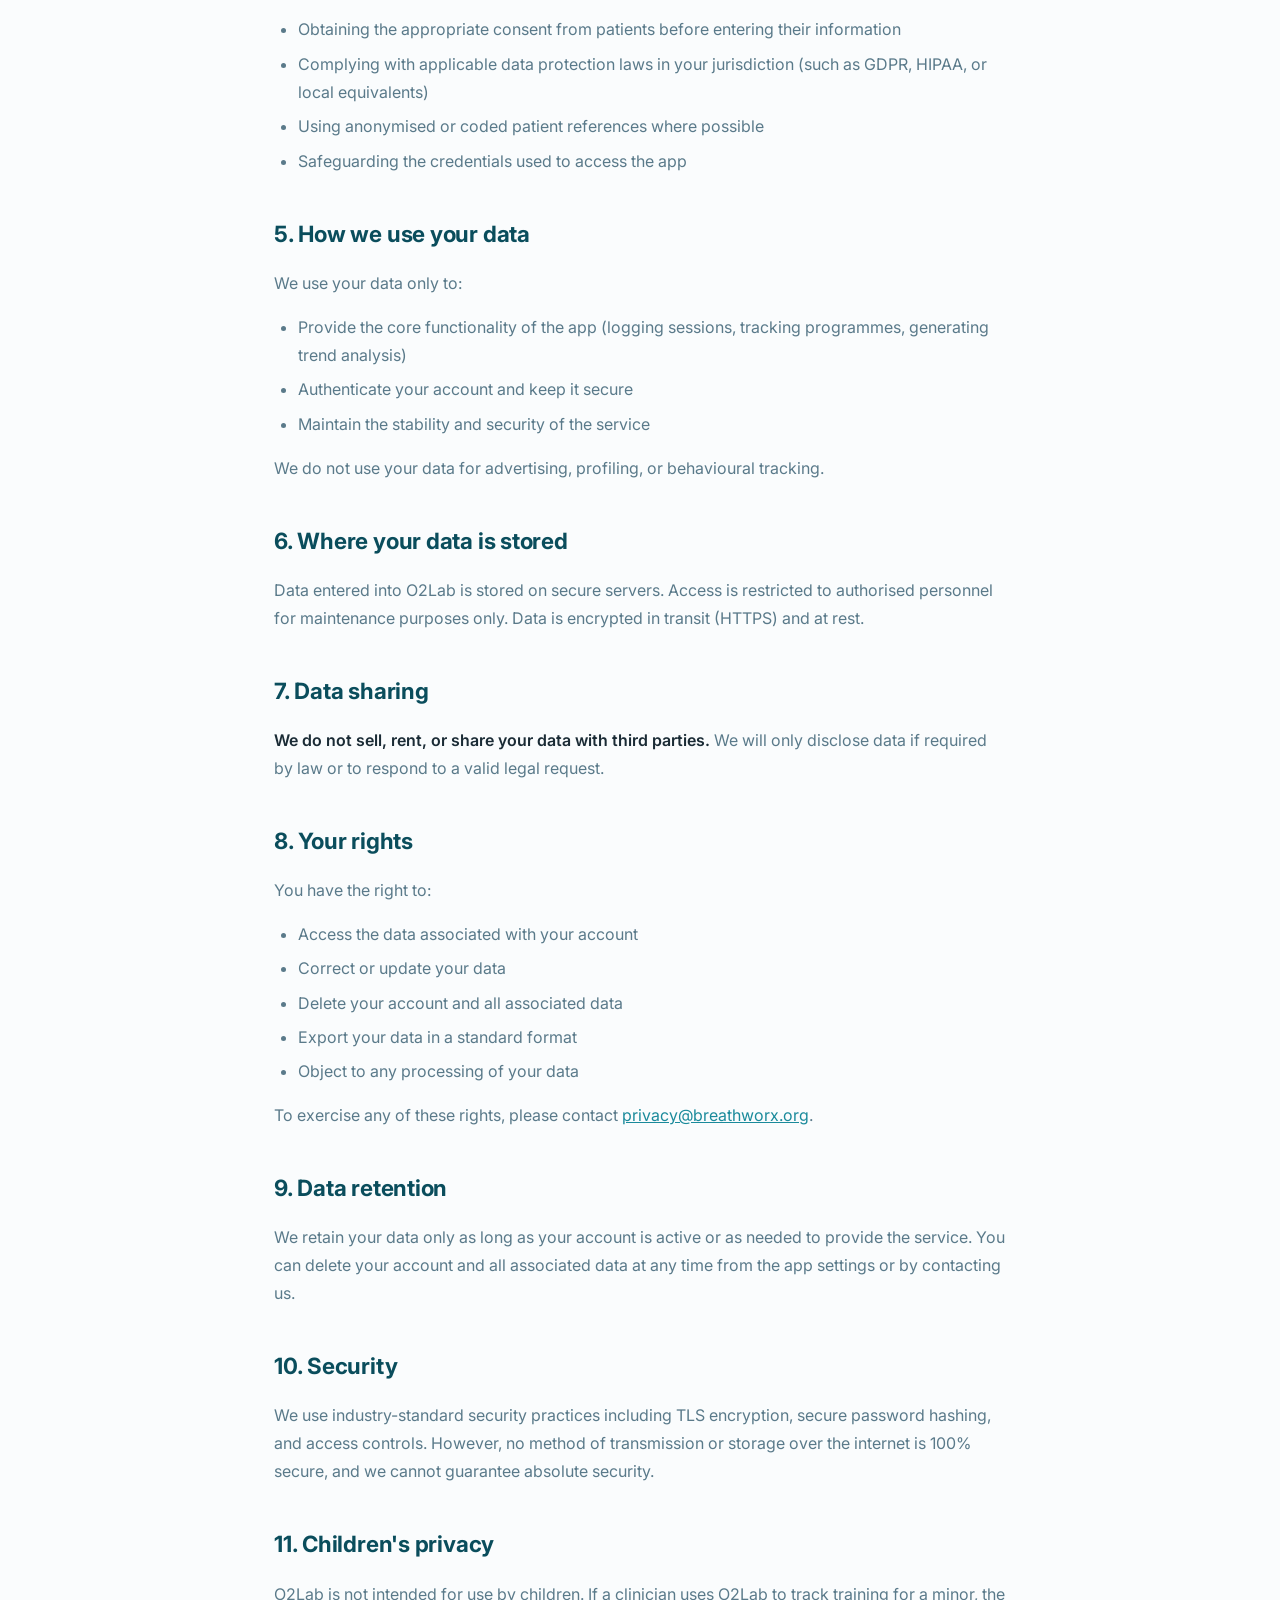
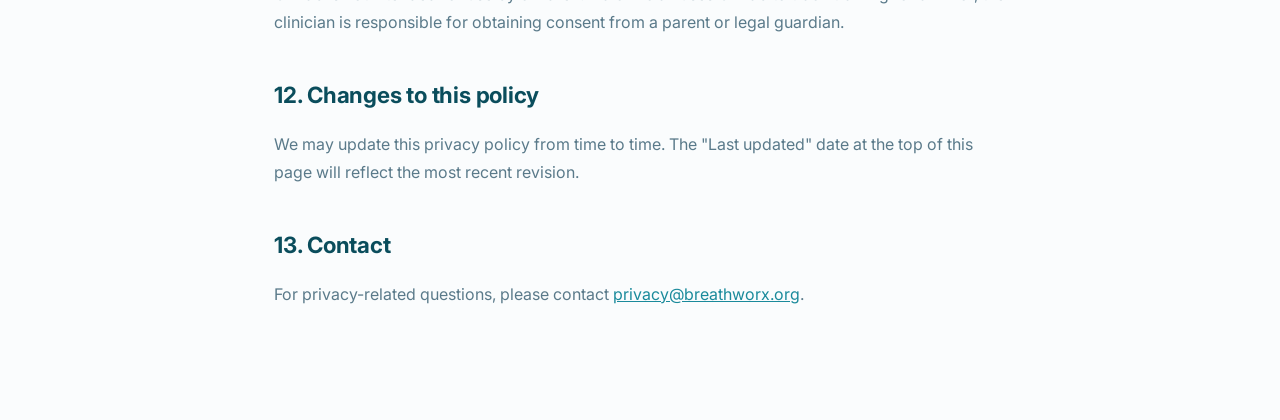
<file: privacy/o2lab.html>
<!DOCTYPE html>
<html lang="en">
<head>
  <meta charset="UTF-8">
  <meta name="viewport" content="width=device-width, initial-scale=1.0">
  <title>Privacy Policy — O2Lab</title>
  <meta name="description" content="Privacy policy for the O2Lab oxygen therapy tracking web app.">
  <link rel="icon" type="image/svg+xml" href="../favicon.svg">
  <link rel="preconnect" href="https://fonts.googleapis.com">
  <link rel="preconnect" href="https://fonts.gstatic.com" crossorigin>
  <link href="https://fonts.googleapis.com/css2?family=Inter:wght@300;400;500;600;700&display=swap" rel="stylesheet">
  <link rel="stylesheet" href="privacy.css">
</head>
<body class="privacy-page">

  <div class="privacy-header">
    <div class="container">
      <a href="../" class="privacy-back">&larr; Back to Breathworx</a>
      <span class="privacy-app">O2Lab</span>
      <h1 class="privacy-title">Privacy Policy</h1>
      <p class="privacy-updated">Last updated: April 2026</p>
    </div>
  </div>

  <main class="privacy-content">

    <div class="privacy-callout">
      <p><strong>In short:</strong> O2Lab handles health information for oxygen therapy training. We take data protection seriously, we don't sell data, and clinicians are responsible for obtaining appropriate patient consent before entering any personal or health data.</p>
    </div>

    <h2>1. Who we are</h2>
    <p>O2Lab is a free web app operated by Breathworx ("we", "us", "our"). It is designed for clinicians and trainers to track treadmill-based oxygen therapy sessions for their patients.</p>
    <p>If you have any questions about this policy, please contact us at <a href="mailto:privacy@breathworx.org">privacy@breathworx.org</a>.</p>

    <h2>2. Who can use O2Lab</h2>
    <p>O2Lab is intended for use by healthcare professionals, trainers, and individuals managing their own oxygen therapy training. It is not a medical device and is not a substitute for professional medical advice.</p>

    <h2>3. What data we collect</h2>

    <h3>Account data</h3>
    <ul>
      <li>Email address and password (for user accounts)</li>
      <li>Name and role (clinician, trainer, or individual user)</li>
    </ul>

    <h3>Patient and training data (entered by the user)</h3>
    <ul>
      <li>Patient identifiers (name or coded reference as chosen by the clinician)</li>
      <li>Training programme details (target flow rates, duration, intensity, goals)</li>
      <li>Session logs (date, time, O2 flow rate, duration, distance, user-reported response)</li>
    </ul>

    <h3>Technical data</h3>
    <ul>
      <li>Standard web server logs (IP address, browser type, access timestamps) for security and troubleshooting</li>
    </ul>

    <p>We do not use any third-party analytics or tracking scripts.</p>

    <h2>4. Clinician responsibility</h2>
    <p>If you are a clinician or trainer using O2Lab to track patient data, <strong>you are responsible for:</strong></p>
    <ul>
      <li>Obtaining the appropriate consent from patients before entering their information</li>
      <li>Complying with applicable data protection laws in your jurisdiction (such as GDPR, HIPAA, or local equivalents)</li>
      <li>Using anonymised or coded patient references where possible</li>
      <li>Safeguarding the credentials used to access the app</li>
    </ul>

    <h2>5. How we use your data</h2>
    <p>We use your data only to:</p>
    <ul>
      <li>Provide the core functionality of the app (logging sessions, tracking programmes, generating trend analysis)</li>
      <li>Authenticate your account and keep it secure</li>
      <li>Maintain the stability and security of the service</li>
    </ul>
    <p>We do not use your data for advertising, profiling, or behavioural tracking.</p>

    <h2>6. Where your data is stored</h2>
    <p>Data entered into O2Lab is stored on secure servers. Access is restricted to authorised personnel for maintenance purposes only. Data is encrypted in transit (HTTPS) and at rest.</p>

    <h2>7. Data sharing</h2>
    <p><strong>We do not sell, rent, or share your data with third parties.</strong> We will only disclose data if required by law or to respond to a valid legal request.</p>

    <h2>8. Your rights</h2>
    <p>You have the right to:</p>
    <ul>
      <li>Access the data associated with your account</li>
      <li>Correct or update your data</li>
      <li>Delete your account and all associated data</li>
      <li>Export your data in a standard format</li>
      <li>Object to any processing of your data</li>
    </ul>
    <p>To exercise any of these rights, please contact <a href="mailto:privacy@breathworx.org">privacy@breathworx.org</a>.</p>

    <h2>9. Data retention</h2>
    <p>We retain your data only as long as your account is active or as needed to provide the service. You can delete your account and all associated data at any time from the app settings or by contacting us.</p>

    <h2>10. Security</h2>
    <p>We use industry-standard security practices including TLS encryption, secure password hashing, and access controls. However, no method of transmission or storage over the internet is 100% secure, and we cannot guarantee absolute security.</p>

    <h2>11. Children's privacy</h2>
    <p>O2Lab is not intended for use by children. If a clinician uses O2Lab to track training for a minor, the clinician is responsible for obtaining consent from a parent or legal guardian.</p>

    <h2>12. Changes to this policy</h2>
    <p>We may update this privacy policy from time to time. The "Last updated" date at the top of this page will reflect the most recent revision.</p>

    <h2>13. Contact</h2>
    <p>For privacy-related questions, please contact <a href="mailto:privacy@breathworx.org">privacy@breathworx.org</a>.</p>

  </main>

</body>
</html>
</file>
<file: css/styles.css>
/* ============================================
   Breathworx — Parent Brand: Free Health Apps
   ============================================ */

/* --- Design Tokens --- */
:root {
  --color-deep-teal:   #0A4D5C;
  --color-teal:        #1A8A9B;
  --color-mid-teal:    #2AAFB8;
  --color-light-teal:  #B8E4EC;
  --color-pale-blue:   #EDF7FA;
  --color-warm-white:  #FAFCFD;
  --color-white:       #FFFFFF;
  --color-text:        #1A2B35;
  --color-text-secondary: #5A7A8A;
  --color-text-muted:  #8BA4B0;

  /* App accent colors */
  --color-breathworx:  #1A8A9B;
  --color-o2lab:       #4A90D9;
  --color-medminder:   #6C5CE7;

  --font-body: 'Inter', -apple-system, BlinkMacSystemFont, 'Segoe UI', sans-serif;

  --space-xs:  0.25rem;
  --space-sm:  0.5rem;
  --space-md:  1rem;
  --space-lg:  1.5rem;
  --space-xl:  2rem;
  --space-2xl: 3rem;
  --space-3xl: 4rem;
  --space-4xl: 6rem;
  --space-5xl: 8rem;

  --max-width:    1200px;
  --radius:       8px;
  --radius-lg:    16px;
  --radius-xl:    24px;
  --transition:   0.3s ease;
  --shadow:       0 2px 16px rgba(10, 77, 92, 0.06);
  --shadow-md:    0 4px 24px rgba(10, 77, 92, 0.08);
  --shadow-lg:    0 8px 40px rgba(10, 77, 92, 0.12);
}

/* --- Reset & Base --- */
*,
*::before,
*::after {
  margin: 0;
  padding: 0;
  box-sizing: border-box;
}

html {
  scroll-behavior: smooth;
  font-size: 16px;
}

body {
  font-family: var(--font-body);
  color: var(--color-text);
  background-color: var(--color-warm-white);
  line-height: 1.7;
  -webkit-font-smoothing: antialiased;
  -moz-osx-font-smoothing: grayscale;
}

a {
  color: var(--color-teal);
  text-decoration: none;
  transition: color var(--transition);
}

a:hover {
  color: var(--color-deep-teal);
}

ul {
  list-style: none;
}

/* --- Utilities --- */
.container {
  width: 100%;
  max-width: var(--max-width);
  margin: 0 auto;
  padding: 0 var(--space-lg);
}

.section {
  padding: var(--space-5xl) 0;
}

.section-title {
  font-size: clamp(1.75rem, 4vw, 2.75rem);
  font-weight: 700;
  color: var(--color-deep-teal);
  margin-bottom: var(--space-lg);
  line-height: 1.2;
  letter-spacing: -0.02em;
}

.section-title-center {
  text-align: center;
}

.section-subtitle {
  text-align: center;
  color: var(--color-text-secondary);
  font-size: 1.1rem;
  max-width: 620px;
  margin: 0 auto var(--space-3xl);
}

/* --- Buttons --- */
.btn {
  display: inline-flex;
  align-items: center;
  justify-content: center;
  padding: 0.85rem 2rem;
  border: none;
  border-radius: var(--radius-lg);
  font-family: var(--font-body);
  font-size: 1rem;
  font-weight: 600;
  cursor: pointer;
  transition: all var(--transition);
  text-align: center;
  gap: var(--space-sm);
}

.btn-primary {
  background-color: var(--color-teal);
  color: var(--color-white);
}

.btn-primary:hover {
  background-color: var(--color-deep-teal);
  color: var(--color-white);
  transform: translateY(-2px);
  box-shadow: var(--shadow-lg);
}

.btn-outline {
  background: transparent;
  color: var(--color-deep-teal);
  border: 2px solid var(--color-light-teal);
}

.btn-outline:hover {
  background: var(--color-pale-blue);
  color: var(--color-deep-teal);
  border-color: var(--color-teal);
  transform: translateY(-2px);
}

/* --- Header --- */
.header {
  position: fixed;
  top: 0;
  left: 0;
  right: 0;
  z-index: 1000;
  padding: var(--space-md) 0;
  transition: all var(--transition);
  background: transparent;
}

.header-scrolled {
  background: rgba(250, 252, 253, 0.92);
  backdrop-filter: blur(16px);
  -webkit-backdrop-filter: blur(16px);
  box-shadow: 0 1px 0 rgba(10, 77, 92, 0.06);
}

.header-inner {
  display: flex;
  align-items: center;
  justify-content: space-between;
}

.logo {
  display: flex;
  align-items: center;
  gap: var(--space-sm);
  font-size: 1.35rem;
  font-weight: 700;
  color: var(--color-deep-teal);
  letter-spacing: -0.01em;
}

.logo:hover {
  color: var(--color-deep-teal);
}

.logo-icon {
  display: flex;
  color: var(--color-teal);
}

.nav {
  display: flex;
  gap: var(--space-xl);
}

.nav-link {
  font-size: 0.9rem;
  font-weight: 500;
  color: var(--color-text-secondary);
  position: relative;
  letter-spacing: 0.01em;
}

.nav-link::after {
  content: '';
  position: absolute;
  bottom: -4px;
  left: 0;
  width: 0;
  height: 2px;
  background: var(--color-teal);
  border-radius: 1px;
  transition: width var(--transition);
}

.nav-link:hover {
  color: var(--color-teal);
}

.nav-link:hover::after {
  width: 100%;
}

/* Hamburger */
.nav-toggle {
  display: none;
  flex-direction: column;
  gap: 5px;
  background: none;
  border: none;
  cursor: pointer;
  padding: var(--space-sm);
}

.nav-toggle-bar {
  display: block;
  width: 22px;
  height: 2px;
  background: var(--color-deep-teal);
  border-radius: 2px;
  transition: all var(--transition);
}

/* --- Hero --- */
.hero {
  position: relative;
  min-height: 100vh;
  display: flex;
  align-items: center;
  justify-content: center;
  overflow: hidden;
  background: linear-gradient(170deg, var(--color-warm-white) 0%, var(--color-pale-blue) 40%, var(--color-light-teal) 100%);
  padding-top: 80px;
}

.hero-bg {
  position: absolute;
  inset: 0;
  pointer-events: none;
  overflow: hidden;
}

.hero-circle {
  position: absolute;
  border-radius: 50%;
}

.hero-circle-1 {
  width: 600px;
  height: 600px;
  top: -200px;
  right: -100px;
  background: radial-gradient(circle, rgba(26, 138, 155, 0.08), transparent 70%);
  animation: float 20s ease-in-out infinite;
}

.hero-circle-2 {
  width: 400px;
  height: 400px;
  bottom: -100px;
  left: -100px;
  background: radial-gradient(circle, rgba(74, 144, 217, 0.06), transparent 70%);
  animation: float 15s ease-in-out infinite reverse;
}

.hero-circle-3 {
  width: 300px;
  height: 300px;
  top: 40%;
  left: 60%;
  background: radial-gradient(circle, rgba(108, 92, 231, 0.05), transparent 70%);
  animation: float 18s ease-in-out infinite 3s;
}

@keyframes float {
  0%, 100% { transform: translate(0, 0); }
  33% { transform: translate(20px, -20px); }
  66% { transform: translate(-15px, 15px); }
}

.hero-content {
  position: relative;
  text-align: center;
  padding: var(--space-2xl);
  max-width: 800px;
}

.hero-badge {
  display: inline-block;
  padding: 0.4rem 1.2rem;
  background: rgba(26, 138, 155, 0.1);
  color: var(--color-teal);
  font-size: 0.85rem;
  font-weight: 600;
  border-radius: 50px;
  margin-bottom: var(--space-xl);
  letter-spacing: 0.02em;
}

.hero-title {
  font-size: clamp(2.5rem, 7vw, 4.5rem);
  font-weight: 700;
  color: var(--color-deep-teal);
  margin-bottom: var(--space-lg);
  line-height: 1.1;
  letter-spacing: -0.03em;
}

.hero-highlight {
  background: linear-gradient(135deg, var(--color-teal), var(--color-o2lab));
  -webkit-background-clip: text;
  -webkit-text-fill-color: transparent;
  background-clip: text;
}

.hero-tagline {
  font-size: clamp(1rem, 2vw, 1.2rem);
  color: var(--color-text-secondary);
  max-width: 600px;
  margin: 0 auto var(--space-2xl);
  line-height: 1.7;
  font-weight: 400;
}

.hero-actions {
  display: flex;
  gap: var(--space-md);
  justify-content: center;
  flex-wrap: wrap;
  margin-bottom: var(--space-3xl);
}

.hero-platforms {
  display: flex;
  gap: var(--space-md);
  justify-content: center;
  flex-wrap: wrap;
}

.platform-tag {
  display: inline-flex;
  align-items: center;
  gap: 6px;
  padding: 0.4rem 0.85rem;
  background: rgba(255, 255, 255, 0.6);
  border: 1px solid rgba(184, 228, 236, 0.5);
  border-radius: 50px;
  font-size: 0.8rem;
  font-weight: 500;
  color: var(--color-text-secondary);
}

.platform-tag svg {
  opacity: 0.6;
}

/* --- Mission --- */
.mission {
  background: var(--color-white);
}

.mission-grid {
  display: grid;
  grid-template-columns: 1.2fr 0.8fr;
  gap: var(--space-4xl);
  align-items: center;
}

.mission-lead {
  font-size: 1.2rem;
  font-weight: 500;
  color: var(--color-text);
  margin-bottom: var(--space-lg);
  line-height: 1.6;
}

.mission-text p {
  color: var(--color-text-secondary);
  margin-bottom: var(--space-lg);
  font-size: 1.05rem;
}

.mission-stats {
  display: grid;
  grid-template-columns: 1fr;
  gap: var(--space-lg);
}

.stat-card {
  background: var(--color-pale-blue);
  border-radius: var(--radius-xl);
  padding: var(--space-2xl);
  text-align: center;
  transition: transform var(--transition);
}

.stat-card:hover {
  transform: translateY(-2px);
}

.stat-number {
  display: block;
  font-size: 2.5rem;
  font-weight: 700;
  color: var(--color-teal);
  line-height: 1;
  margin-bottom: var(--space-xs);
}

.stat-label {
  font-size: 0.9rem;
  font-weight: 500;
  color: var(--color-text-secondary);
  text-transform: uppercase;
  letter-spacing: 0.08em;
}

/* --- Apps Section --- */
.apps {
  background: var(--color-pale-blue);
}

.app-showcase {
  display: grid;
  grid-template-columns: 1fr 1.3fr;
  gap: var(--space-3xl);
  align-items: center;
  margin-bottom: var(--space-5xl);
  background: var(--color-white);
  border-radius: var(--radius-xl);
  padding: var(--space-3xl);
  box-shadow: var(--shadow);
  transition: box-shadow var(--transition);
}

.app-showcase:hover {
  box-shadow: var(--shadow-md);
}

.app-showcase:last-child {
  margin-bottom: 0;
}

.app-showcase-reverse {
  grid-template-columns: 1.3fr 1fr;
}

.app-showcase-reverse .app-visual {
  order: 2;
}

.app-showcase-reverse .app-info {
  order: 1;
}

/* App visuals */
.app-visual {
  display: grid;
  place-items: center;
  min-height: 260px;
  border-radius: var(--radius-lg);
  position: relative;
}

.app-visual-breathworx {
  background: linear-gradient(135deg, rgba(26, 138, 155, 0.06), rgba(26, 138, 155, 0.02));
}

.app-visual-o2lab {
  background: linear-gradient(135deg, rgba(74, 144, 217, 0.06), rgba(74, 144, 217, 0.02));
}

.app-visual-medminder {
  background: linear-gradient(135deg, rgba(108, 92, 231, 0.06), rgba(108, 92, 231, 0.02));
}

.app-icon-display {
  width: 140px;
  height: 140px;
  display: grid;
  place-items: center;
}

/* Breathworx icon — concentric breathing rings */
.app-icon-breath {
  position: relative;
  width: 120px;
  height: 120px;
}

.breath-ring {
  position: absolute;
  border-radius: 50%;
  top: 50%;
  left: 50%;
  transform: translate(-50%, -50%);
}

.breath-ring-outer {
  width: 120px;
  height: 120px;
  border: 2px solid rgba(26, 138, 155, 0.2);
  animation: breathe 6s ease-in-out infinite;
}

.breath-ring-mid {
  width: 80px;
  height: 80px;
  border: 2px solid rgba(26, 138, 155, 0.35);
  animation: breathe 6s ease-in-out infinite 0.5s;
}

.breath-ring-inner {
  width: 40px;
  height: 40px;
  background: radial-gradient(circle, var(--color-teal), rgba(26, 138, 155, 0.6));
  animation: breathe 6s ease-in-out infinite 1s;
}

@keyframes breathe {
  0%, 100% { transform: translate(-50%, -50%) scale(1); opacity: 0.7; }
  50% { transform: translate(-50%, -50%) scale(1.15); opacity: 1; }
}

/* O2Lab icon */
.app-icon-o2 {
  position: relative;
  width: 100px;
  height: 100px;
  display: grid;
  place-items: center;
}

.o2-text {
  font-size: 2.2rem;
  font-weight: 700;
  color: var(--color-o2lab);
  letter-spacing: -0.02em;
}

.o2-text sub {
  font-size: 0.6em;
}

.o2-pulse {
  position: absolute;
  inset: 0;
  border-radius: 50%;
  border: 2px solid rgba(74, 144, 217, 0.3);
  animation: pulse-ring 3s ease-out infinite;
}

@keyframes pulse-ring {
  0% { transform: scale(0.8); opacity: 1; }
  100% { transform: scale(1.5); opacity: 0; }
}

/* MedMinder icon */
.app-icon-med {
  position: relative;
  width: 100px;
  height: 100px;
  display: grid;
  place-items: center;
}

.med-cross {
  width: 50px;
  height: 50px;
  position: relative;
}

.med-cross::before,
.med-cross::after {
  content: '';
  position: absolute;
  background: var(--color-medminder);
  border-radius: 4px;
}

.med-cross::before {
  width: 14px;
  height: 50px;
  top: 0;
  left: 18px;
}

.med-cross::after {
  width: 50px;
  height: 14px;
  top: 18px;
  left: 0;
}

.med-bell {
  position: absolute;
  top: 10px;
  right: 10px;
  width: 28px;
  height: 28px;
  background: rgba(108, 92, 231, 0.1);
  border-radius: 50%;
  display: grid;
  place-items: center;
}

.med-bell::after {
  content: '';
  width: 12px;
  height: 12px;
  border: 2px solid var(--color-medminder);
  border-radius: 50% 50% 0 0;
  border-bottom: none;
}

/* App info */
.app-header {
  display: flex;
  align-items: center;
  gap: var(--space-md);
  flex-wrap: wrap;
  margin-bottom: var(--space-sm);
}

.app-name {
  font-size: 1.6rem;
  font-weight: 700;
  color: var(--color-deep-teal);
  letter-spacing: -0.02em;
}

.app-platforms {
  display: flex;
  gap: var(--space-xs);
}

.platform-pill {
  padding: 0.2rem 0.6rem;
  background: var(--color-pale-blue);
  color: var(--color-text-secondary);
  font-size: 0.72rem;
  font-weight: 600;
  border-radius: 20px;
  text-transform: uppercase;
  letter-spacing: 0.04em;
}

.app-tagline {
  font-size: 1.05rem;
  font-weight: 500;
  color: var(--color-teal);
  margin-bottom: var(--space-md);
}

.app-description {
  color: var(--color-text-secondary);
  font-size: 0.95rem;
  margin-bottom: var(--space-lg);
  line-height: 1.7;
}

.app-features {
  display: grid;
  gap: var(--space-sm);
}

.app-features li {
  position: relative;
  padding-left: var(--space-lg);
  color: var(--color-text-secondary);
  font-size: 0.9rem;
}

.app-features li::before {
  content: '';
  position: absolute;
  left: 0;
  top: 8px;
  width: 8px;
  height: 8px;
  border-radius: 50%;
  background: var(--color-light-teal);
}

/* --- Platforms Section --- */
.platforms {
  background: var(--color-white);
}

.platform-grid {
  display: grid;
  grid-template-columns: repeat(3, 1fr);
  gap: var(--space-xl);
}

.platform-card {
  padding: var(--space-2xl);
  border-radius: var(--radius-xl);
  border: 1px solid rgba(184, 228, 236, 0.4);
  background: var(--color-warm-white);
  transition: all var(--transition);
  text-align: center;
}

.platform-card:hover {
  transform: translateY(-4px);
  box-shadow: var(--shadow-md);
  border-color: var(--color-light-teal);
}

.platform-card-icon {
  color: var(--color-teal);
  margin-bottom: var(--space-lg);
}

.platform-card-title {
  font-size: 1.2rem;
  font-weight: 700;
  color: var(--color-deep-teal);
  margin-bottom: var(--space-sm);
}

.platform-card-text {
  color: var(--color-text-secondary);
  font-size: 0.9rem;
  margin-bottom: var(--space-lg);
  line-height: 1.6;
}

.platform-card-apps {
  display: flex;
  gap: var(--space-sm);
  justify-content: center;
  flex-wrap: wrap;
}

.platform-card-apps span {
  padding: 0.25rem 0.7rem;
  background: var(--color-pale-blue);
  color: var(--color-teal);
  font-size: 0.78rem;
  font-weight: 600;
  border-radius: 20px;
}

/* --- Contact --- */
.contact {
  background: var(--color-pale-blue);
}

.contact-inner {
  max-width: 600px;
  text-align: center;
}

.contact-form {
  margin-top: var(--space-xl);
}

.form-group {
  display: flex;
  gap: var(--space-sm);
  max-width: 480px;
  margin: 0 auto;
}

.form-input {
  flex: 1;
  padding: 0.85rem 1.25rem;
  border: 1px solid var(--color-light-teal);
  border-radius: var(--radius-lg);
  font-family: var(--font-body);
  font-size: 1rem;
  color: var(--color-text);
  background: var(--color-white);
  outline: none;
  transition: all var(--transition);
}

.form-input::placeholder {
  color: var(--color-text-muted);
}

.form-input:focus {
  border-color: var(--color-teal);
  box-shadow: 0 0 0 3px rgba(26, 138, 155, 0.1);
}

.btn-success {
  background-color: #27AE60;
}

.btn-success:hover {
  background-color: #27AE60;
  transform: none;
  box-shadow: none;
}

.form-note {
  margin-top: var(--space-md);
  font-size: 0.85rem;
  color: var(--color-text-muted);
}

.contact-email {
  margin-top: var(--space-2xl);
  padding-top: var(--space-xl);
  border-top: 1px solid rgba(26, 138, 155, 0.15);
  font-size: 0.95rem;
  color: var(--color-text-secondary);
}

.contact-email a {
  color: var(--color-teal);
  font-weight: 600;
}

.contact-email a:hover {
  color: var(--color-deep-teal);
  text-decoration: underline;
}

/* --- Footer --- */
.footer {
  background: var(--color-deep-teal);
  color: rgba(255, 255, 255, 0.65);
  padding: var(--space-3xl) 0 var(--space-xl);
}

.footer-grid {
  display: grid;
  grid-template-columns: 1.5fr 1fr 1fr 1fr 1fr;
  gap: var(--space-2xl);
  margin-bottom: var(--space-2xl);
}

.footer-logo {
  font-size: 1.3rem;
  font-weight: 700;
  color: var(--color-white);
  display: block;
  margin-bottom: var(--space-sm);
}

.footer-tagline {
  font-size: 0.9rem;
}

.footer-heading {
  color: var(--color-white);
  font-size: 0.8rem;
  font-weight: 600;
  text-transform: uppercase;
  letter-spacing: 0.1em;
  margin-bottom: var(--space-md);
}

.footer-links a,
.footer-domains a {
  display: block;
  color: rgba(255, 255, 255, 0.65);
  font-size: 0.9rem;
  margin-bottom: var(--space-sm);
  transition: color var(--transition);
}

.footer-links a:hover,
.footer-domains a:hover {
  color: var(--color-white);
}

.footer-bottom {
  border-top: 1px solid rgba(255, 255, 255, 0.1);
  padding-top: var(--space-lg);
  font-size: 0.82rem;
  text-align: center;
}

/* --- Animations --- */
[data-animate] {
  opacity: 0;
  transform: translateY(28px);
  transition: opacity 0.7s ease, transform 0.7s ease;
}

[data-animate].visible {
  opacity: 1;
  transform: translateY(0);
}

/* --- Responsive --- */
@media (max-width: 1024px) {
  .app-showcase,
  .app-showcase-reverse {
    grid-template-columns: 1fr;
    gap: var(--space-xl);
  }

  .app-showcase-reverse .app-visual,
  .app-showcase-reverse .app-info {
    order: unset;
  }

  .app-visual {
    min-height: 200px;
  }
}

@media (max-width: 768px) {
  .nav-toggle {
    display: flex;
  }

  .nav {
    position: absolute;
    top: 100%;
    left: 0;
    right: 0;
    background: rgba(250, 252, 253, 0.97);
    backdrop-filter: blur(16px);
    -webkit-backdrop-filter: blur(16px);
    flex-direction: column;
    padding: var(--space-lg);
    gap: var(--space-md);
    box-shadow: var(--shadow-md);
    opacity: 0;
    pointer-events: none;
    transform: translateY(-8px);
    transition: all var(--transition);
  }

  .nav-open .nav {
    opacity: 1;
    pointer-events: all;
    transform: translateY(0);
  }

  .nav-open .nav-toggle-bar:nth-child(1) {
    transform: rotate(45deg) translate(5px, 5px);
  }

  .nav-open .nav-toggle-bar:nth-child(2) {
    opacity: 0;
  }

  .nav-open .nav-toggle-bar:nth-child(3) {
    transform: rotate(-45deg) translate(5px, -5px);
  }

  .hero-title {
    font-size: clamp(2rem, 8vw, 3rem);
  }

  .mission-grid {
    grid-template-columns: 1fr;
    gap: var(--space-2xl);
  }

  .mission-stats {
    grid-template-columns: repeat(3, 1fr);
  }

  .stat-card {
    padding: var(--space-lg);
  }

  .stat-number {
    font-size: 1.8rem;
  }

  .app-showcase {
    padding: var(--space-xl);
  }

  .platform-grid {
    grid-template-columns: 1fr;
  }

  .footer-grid {
    grid-template-columns: 1fr 1fr;
    gap: var(--space-xl);
  }

  .form-group {
    flex-direction: column;
  }

  .section {
    padding: var(--space-3xl) 0;
  }
}

@media (max-width: 480px) {
  .hero-title {
    font-size: 2rem;
  }

  .hero-actions {
    flex-direction: column;
    align-items: center;
  }

  .mission-stats {
    grid-template-columns: 1fr;
  }

  .footer-grid {
    grid-template-columns: 1fr;
  }

  .app-header {
    flex-direction: column;
    align-items: flex-start;
  }
}

/* --- Reduced Motion --- */
@media (prefers-reduced-motion: reduce) {
  html {
    scroll-behavior: auto;
  }

  *,
  *::before,
  *::after {
    animation-duration: 0.01ms !important;
    animation-iteration-count: 1 !important;
    transition-duration: 0.01ms !important;
  }

  [data-animate] {
    opacity: 1;
    transform: none;
  }
}
</file>
<file: privacy/privacy.css>
/* ============================================
   Breathworx — Privacy Policy Pages
   ============================================ */

@import url('../css/styles.css');

.privacy-page {
  background: var(--color-warm-white);
  min-height: 100vh;
}

.privacy-header {
  background: linear-gradient(170deg, var(--color-warm-white) 0%, var(--color-pale-blue) 100%);
  padding: 8rem 0 4rem;
  text-align: center;
}

.privacy-back {
  display: inline-flex;
  align-items: center;
  gap: 0.5rem;
  color: var(--color-text-secondary);
  font-size: 0.9rem;
  font-weight: 500;
  margin-bottom: 2rem;
}

.privacy-back:hover {
  color: var(--color-teal);
}

.privacy-title {
  font-size: clamp(2rem, 5vw, 3rem);
  font-weight: 700;
  color: var(--color-deep-teal);
  margin-bottom: 0.5rem;
  letter-spacing: -0.02em;
}

.privacy-app {
  display: inline-block;
  padding: 0.3rem 1rem;
  background: rgba(26, 138, 155, 0.1);
  color: var(--color-teal);
  border-radius: 50px;
  font-size: 0.85rem;
  font-weight: 600;
  margin-bottom: 1rem;
}

.privacy-updated {
  color: var(--color-text-muted);
  font-size: 0.9rem;
  margin-top: 1rem;
}

.privacy-content {
  max-width: 780px;
  margin: 0 auto;
  padding: 4rem 1.5rem 6rem;
}

.privacy-content h2 {
  font-size: 1.4rem;
  font-weight: 700;
  color: var(--color-deep-teal);
  margin-top: 2.5rem;
  margin-bottom: 1rem;
  letter-spacing: -0.01em;
}

.privacy-content h2:first-child {
  margin-top: 0;
}

.privacy-content h3 {
  font-size: 1.05rem;
  font-weight: 600;
  color: var(--color-text);
  margin-top: 1.5rem;
  margin-bottom: 0.5rem;
}

.privacy-content p {
  color: var(--color-text-secondary);
  font-size: 1rem;
  line-height: 1.75;
  margin-bottom: 1rem;
}

.privacy-content ul {
  list-style: disc;
  padding-left: 1.5rem;
  margin-bottom: 1rem;
}

.privacy-content li {
  color: var(--color-text-secondary);
  font-size: 1rem;
  line-height: 1.75;
  margin-bottom: 0.4rem;
}

.privacy-content strong {
  color: var(--color-text);
  font-weight: 600;
}

.privacy-content a {
  color: var(--color-teal);
  text-decoration: underline;
}

.privacy-callout {
  background: var(--color-pale-blue);
  border-left: 4px solid var(--color-teal);
  padding: 1.25rem 1.5rem;
  border-radius: 8px;
  margin: 1.5rem 0;
}

.privacy-callout p {
  margin-bottom: 0;
  color: var(--color-text);
}
</file>
